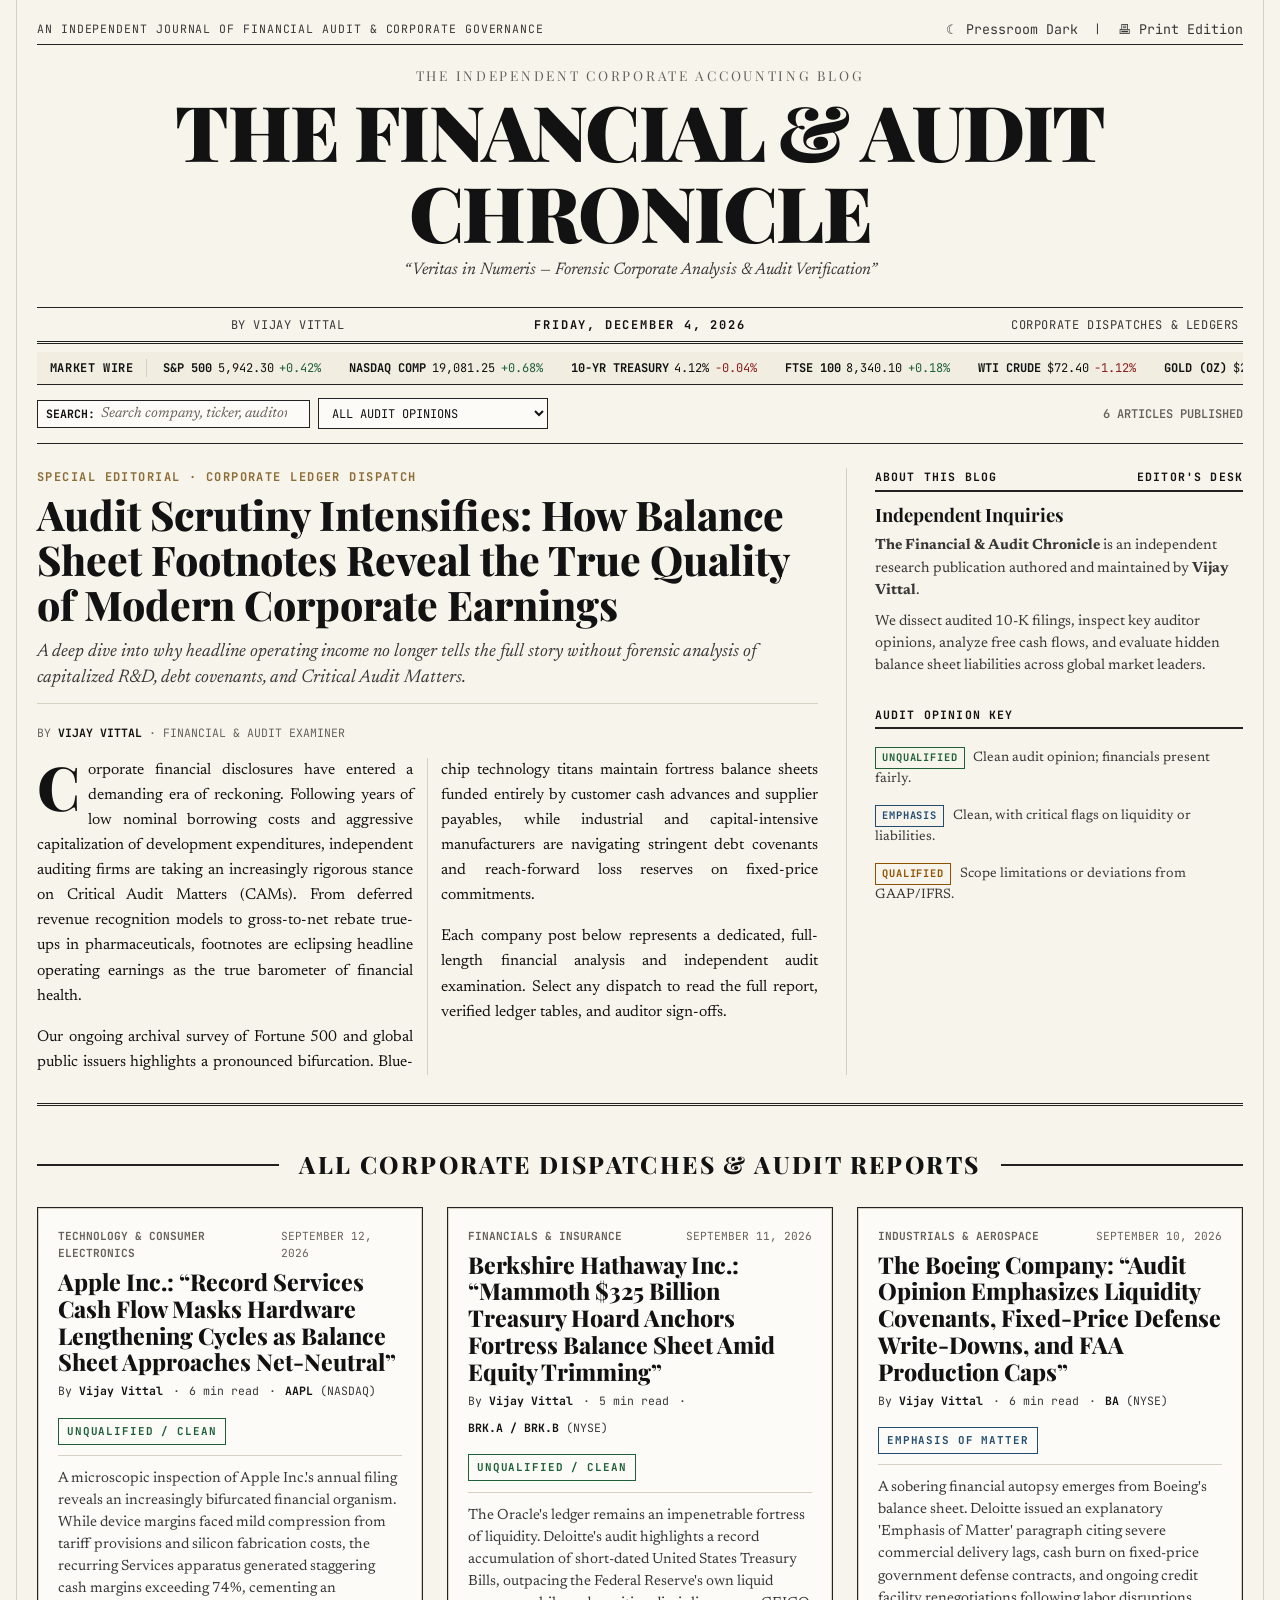
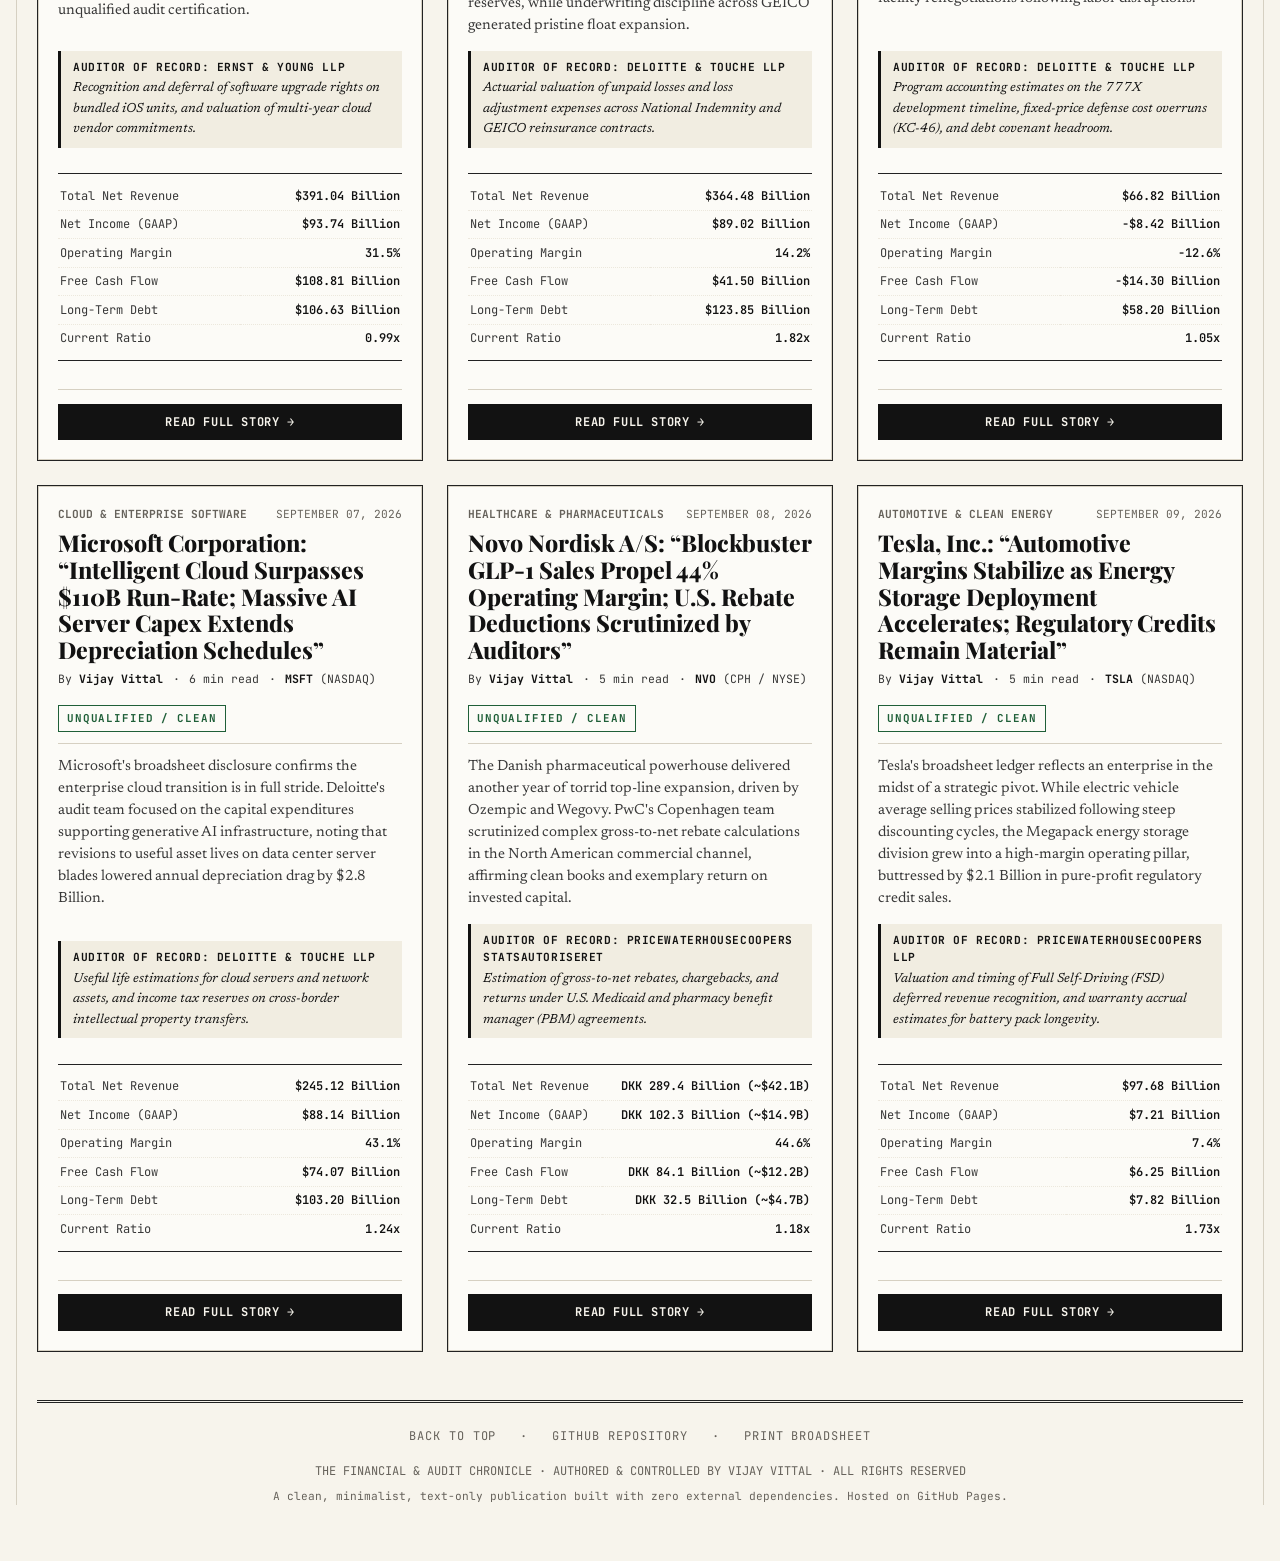
<file: index.html>
<!DOCTYPE html>
<html lang="en">
<head>
  <meta charset="UTF-8">
  <meta name="viewport" content="width=device-width, initial-scale=1.0">
  <title>The Financial & Audit Chronicle — Corporate Financial Analysis & Audit Reviews</title>
  <meta name="description" content="An independent broadsheet blog by Vijay Vittal dedicated to corporate financial statements analysis, balance sheet audits, and 10-K disclosures.">
  <meta name="keywords" content="financial blog, corporate audit, balance sheet analysis, 10-K, accounting investigation, broadsheet newspaper">
  <link rel="stylesheet" href="css/newspaper.css">
  <style>
    .blog-card-link {
      color: inherit;
      text-decoration: none;
      display: block;
    }
    .blog-card-link:hover .entity-name {
      text-decoration: underline;
    }
    .author-byline-bar {
      display: flex;
      flex-wrap: wrap;
      align-items: center;
      gap: 0.6rem;
      font-family: var(--font-mono);
      font-size: 0.72rem;
      color: var(--ink-secondary);
      margin: 0.35rem 0 0.6rem 0;
    }
    .author-byline-bar strong {
      color: var(--ink-primary);
    }
  </style>
</head>
<body>

  <div class="broadsheet-wrapper">

    <!-- Top Masthead Header -->
    <header class="masthead">
      <div class="masthead-topbar">
        <div>AN INDEPENDENT JOURNAL OF FINANCIAL AUDIT &amp; CORPORATE GOVERNANCE</div>
        <div style="display: flex; gap: 1rem; align-items: center;">
          <button id="theme-toggle" type="button">☾ Pressroom Dark</button>
          <span>|</span>
          <button id="btn-print" type="button">🖶 Print Edition</button>
        </div>
      </div>

      <div class="masthead-title-container">
        <div class="masthead-edition">The Independent Corporate Accounting Blog</div>
        <h1 class="masthead-title">The Financial &amp; Audit Chronicle</h1>
        <div class="masthead-motto">“Veritas in Numeris — Forensic Corporate Analysis &amp; Audit Verification”</div>
      </div>

      <div class="masthead-subbar">
        <div class="col-left">BY VIJAY VITTAL</div>
        <div class="col-center" id="newspaper-date">FRIDAY, SEPTEMBER 12, 2026</div>
        <div class="col-right">CORPORATE DISPATCHES &amp; LEDGERS</div>
      </div>
    </header>

    <!-- Market Wire Ticker -->
    <div class="ticker-bar" aria-label="Market Wire">
      <div class="ticker-label">MARKET WIRE</div>
      <div class="ticker-scroll">
        <span class="ticker-item"><strong>S&amp;P 500</strong> 5,942.30 <span class="val-pos">+0.42%</span></span>
        <span class="ticker-item"><strong>NASDAQ COMP</strong> 19,081.25 <span class="val-pos">+0.68%</span></span>
        <span class="ticker-item"><strong>10-YR TREASURY</strong> 4.12% <span class="val-neg">-0.04%</span></span>
        <span class="ticker-item"><strong>FTSE 100</strong> 8,340.10 <span class="val-pos">+0.18%</span></span>
        <span class="ticker-item"><strong>WTI CRUDE</strong> $72.40 <span class="val-neg">-1.12%</span></span>
        <span class="ticker-item"><strong>GOLD (OZ)</strong> $2,735.80 <span class="val-pos">+0.55%</span></span>
        <span class="ticker-item"><strong>VIX VOLATILITY</strong> 14.20 <span class="val-neg">-3.20%</span></span>
        <span class="ticker-item"><strong>AUDIT RISK INDEX</strong> 102.4 <span class="val-pos">+0.10%</span></span>
        <!-- Loop duplicate -->
        <span class="ticker-item"><strong>S&amp;P 500</strong> 5,942.30 <span class="val-pos">+0.42%</span></span>
        <span class="ticker-item"><strong>NASDAQ COMP</strong> 19,081.25 <span class="val-pos">+0.68%</span></span>
        <span class="ticker-item"><strong>10-YR TREASURY</strong> 4.12% <span class="val-neg">-0.04%</span></span>
      </div>
    </div>

    <!-- Blog Search & Filter Toolbar -->
    <div class="editorial-toolbar">
      <div class="toolbar-group">
        <div class="search-box">
          <label for="search-input" style="font-family: var(--font-mono); font-size: 0.72rem; margin-right: 0.35rem; font-weight: 700;">SEARCH:</label>
          <input type="search" id="search-input" placeholder="Search company, ticker, auditor..." autocomplete="off">
        </div>

        <select id="opinion-filter" class="filter-select" aria-label="Filter by Audit Opinion">
          <option value="ALL">All Audit Opinions</option>
          <option value="Unqualified">Unqualified / Clean Opinion</option>
          <option value="Emphasis of Matter">Emphasis of Matter</option>
          <option value="Qualified">Qualified Opinion</option>
          <option value="Adverse">Adverse Opinion</option>
        </select>
      </div>

      <div class="toolbar-group">
        <span id="entity-count" style="font-family: var(--font-mono); font-size: 0.75rem; color: var(--ink-muted); text-transform: uppercase; font-weight: 600;">
          6 Articles Published
        </span>
      </div>
    </div>

    <!-- Editorial Lead Story -->
    <section class="front-page-lead">
      <div class="lead-article">
        <div class="kicker">SPECIAL EDITORIAL · CORPORATE LEDGER DISPATCH</div>
        <h2 class="lead-headline">
          <a href="dossiers/apple.html" style="color: inherit; text-decoration: none;">
            Audit Scrutiny Intensifies: How Balance Sheet Footnotes Reveal the True Quality of Modern Corporate Earnings
          </a>
        </h2>
        <div class="lead-deck">A deep dive into why headline operating income no longer tells the full story without forensic analysis of capitalized R&amp;D, debt covenants, and Critical Audit Matters.</div>
        <div class="byline">BY <strong>VIJAY VITTAL</strong> · FINANCIAL &amp; AUDIT EXAMINER</div>
        
        <div class="lead-columns">
          <p class="lead-para">Corporate financial disclosures have entered a demanding era of reckoning. Following years of low nominal borrowing costs and aggressive capitalization of development expenditures, independent auditing firms are taking an increasingly rigorous stance on Critical Audit Matters (CAMs). From deferred revenue recognition models to gross-to-net rebate true-ups in pharmaceuticals, footnotes are eclipsing headline operating earnings as the true barometer of financial health.</p>
          <p>Our ongoing archival survey of Fortune 500 and global public issuers highlights a pronounced bifurcation. Blue-chip technology titans maintain fortress balance sheets funded entirely by customer cash advances and supplier payables, while industrial and capital-intensive manufacturers are navigating stringent debt covenants and reach-forward loss reserves on fixed-price commitments.</p>
          <p>Each company post below represents a dedicated, full-length financial analysis and independent audit examination. Select any dispatch to read the full report, verified ledger tables, and auditor sign-offs.</p>
        </div>
      </div>

      <aside class="editorial-column">
        <div>
          <div class="section-tag">
            <span>ABOUT THIS BLOG</span>
            <span>EDITOR'S DESK</span>
          </div>
          <div class="opinion-digest">
            <h4 style="font-family: var(--font-headline); font-size: 1.15rem; margin-bottom: 0.4rem;">Independent Inquiries</h4>
            <p style="margin-bottom: 0.6rem; font-size: 0.92rem;">
              <strong>The Financial &amp; Audit Chronicle</strong> is an independent research publication authored and maintained by <strong>Vijay Vittal</strong>.
            </p>
            <p style="font-size: 0.92rem;">
              We dissect audited 10-K filings, inspect key auditor opinions, analyze free cash flows, and evaluate hidden balance sheet liabilities across global market leaders.
            </p>
          </div>
        </div>

        <div>
          <div class="section-tag" style="margin-top: 0.5rem;">
            <span>AUDIT OPINION KEY</span>
          </div>
          <div style="font-size: 0.85rem; line-height: 1.5; color: var(--ink-secondary);">
            <div style="margin-bottom: 0.45rem;">
              <span class="audit-badge badge-unqualified" style="font-size: 0.65rem; padding: 0.15rem 0.4rem;">Unqualified</span>
              <span style="margin-left: 0.35rem;">Clean audit opinion; financials present fairly.</span>
            </div>
            <div style="margin-bottom: 0.45rem;">
              <span class="audit-badge badge-emphasis" style="font-size: 0.65rem; padding: 0.15rem 0.4rem;">Emphasis</span>
              <span style="margin-left: 0.35rem;">Clean, with critical flags on liquidity or liabilities.</span>
            </div>
            <div>
              <span class="audit-badge badge-qualified" style="font-size: 0.65rem; padding: 0.15rem 0.4rem;">Qualified</span>
              <span style="margin-left: 0.35rem;">Scope limitations or deviations from GAAP/IFRS.</span>
            </div>
          </div>
        </div>
      </aside>
    </section>

    <!-- SECTION TITLE -->
    <div class="section-masthead">
      <h2>All Corporate Dispatches &amp; Audit Reports</h2>
    </div>

    <!-- ARTICLES GRID -->
    <main id="entities-grid" class="entities-grid" aria-label="Corporate Blog Posts">
      <!-- Injected dynamically by app.js from data.js -->
    </main>

    <!-- Broadsheet Footer -->
    <footer class="broadsheet-footer">
      <div class="footer-nav">
        <a href="#top">Back to Top</a>
        <span>·</span>
        <a href="https://github.com/gitmaster-max/financial-gazette" target="_blank" rel="noopener">GitHub Repository</a>
        <span>·</span>
        <a href="javascript:void(0)" onclick="window.print()">Print Broadsheet</a>
      </div>
      <p>THE FINANCIAL &amp; AUDIT CHRONICLE · AUTHORED &amp; CONTROLLED BY VIJAY VITTAL · ALL RIGHTS RESERVED</p>
      <p style="font-size: 0.7rem; color: var(--ink-muted);">
        A clean, minimalist, text-only publication built with zero external dependencies. Hosted on GitHub Pages.
      </p>
    </footer>

  </div>

  <!-- SCRIPTS -->
  <script src="js/data.js"></script>
  <script src="js/app.js"></script>
</body>
</html>
</file>
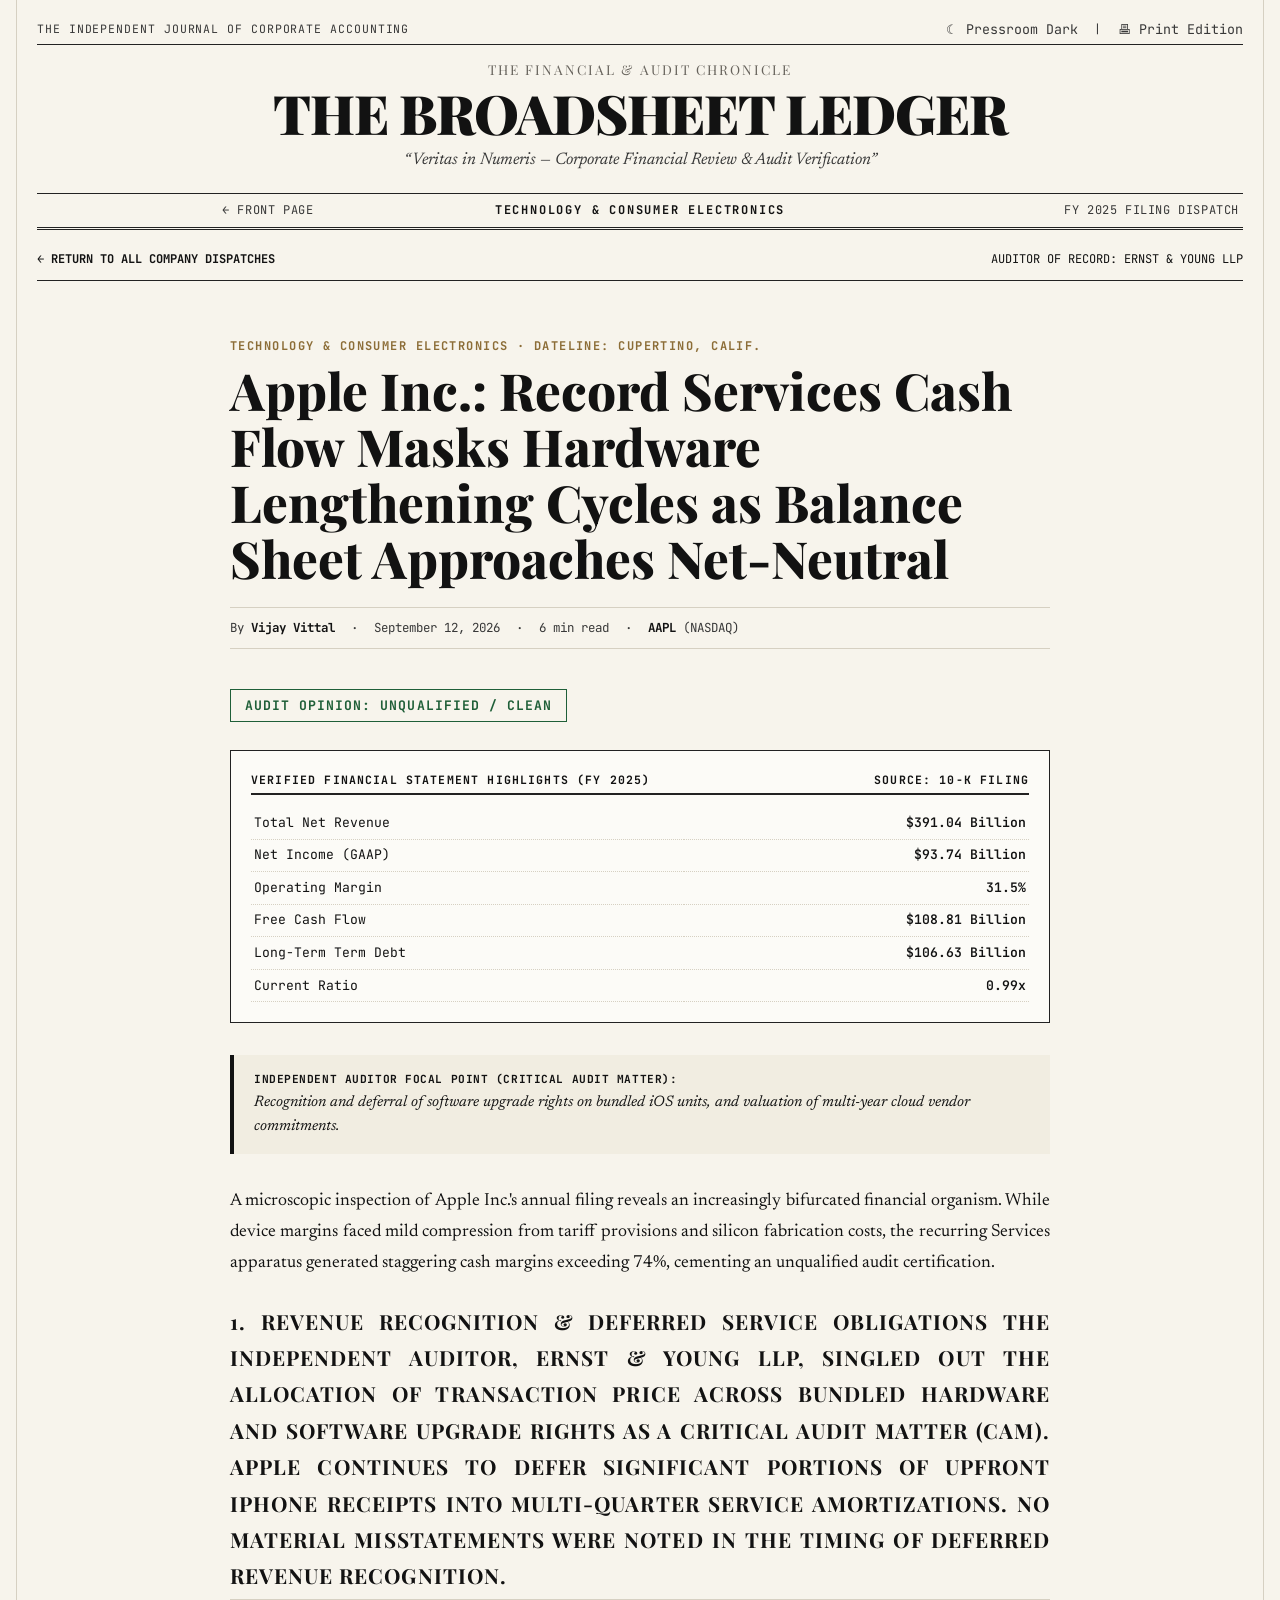
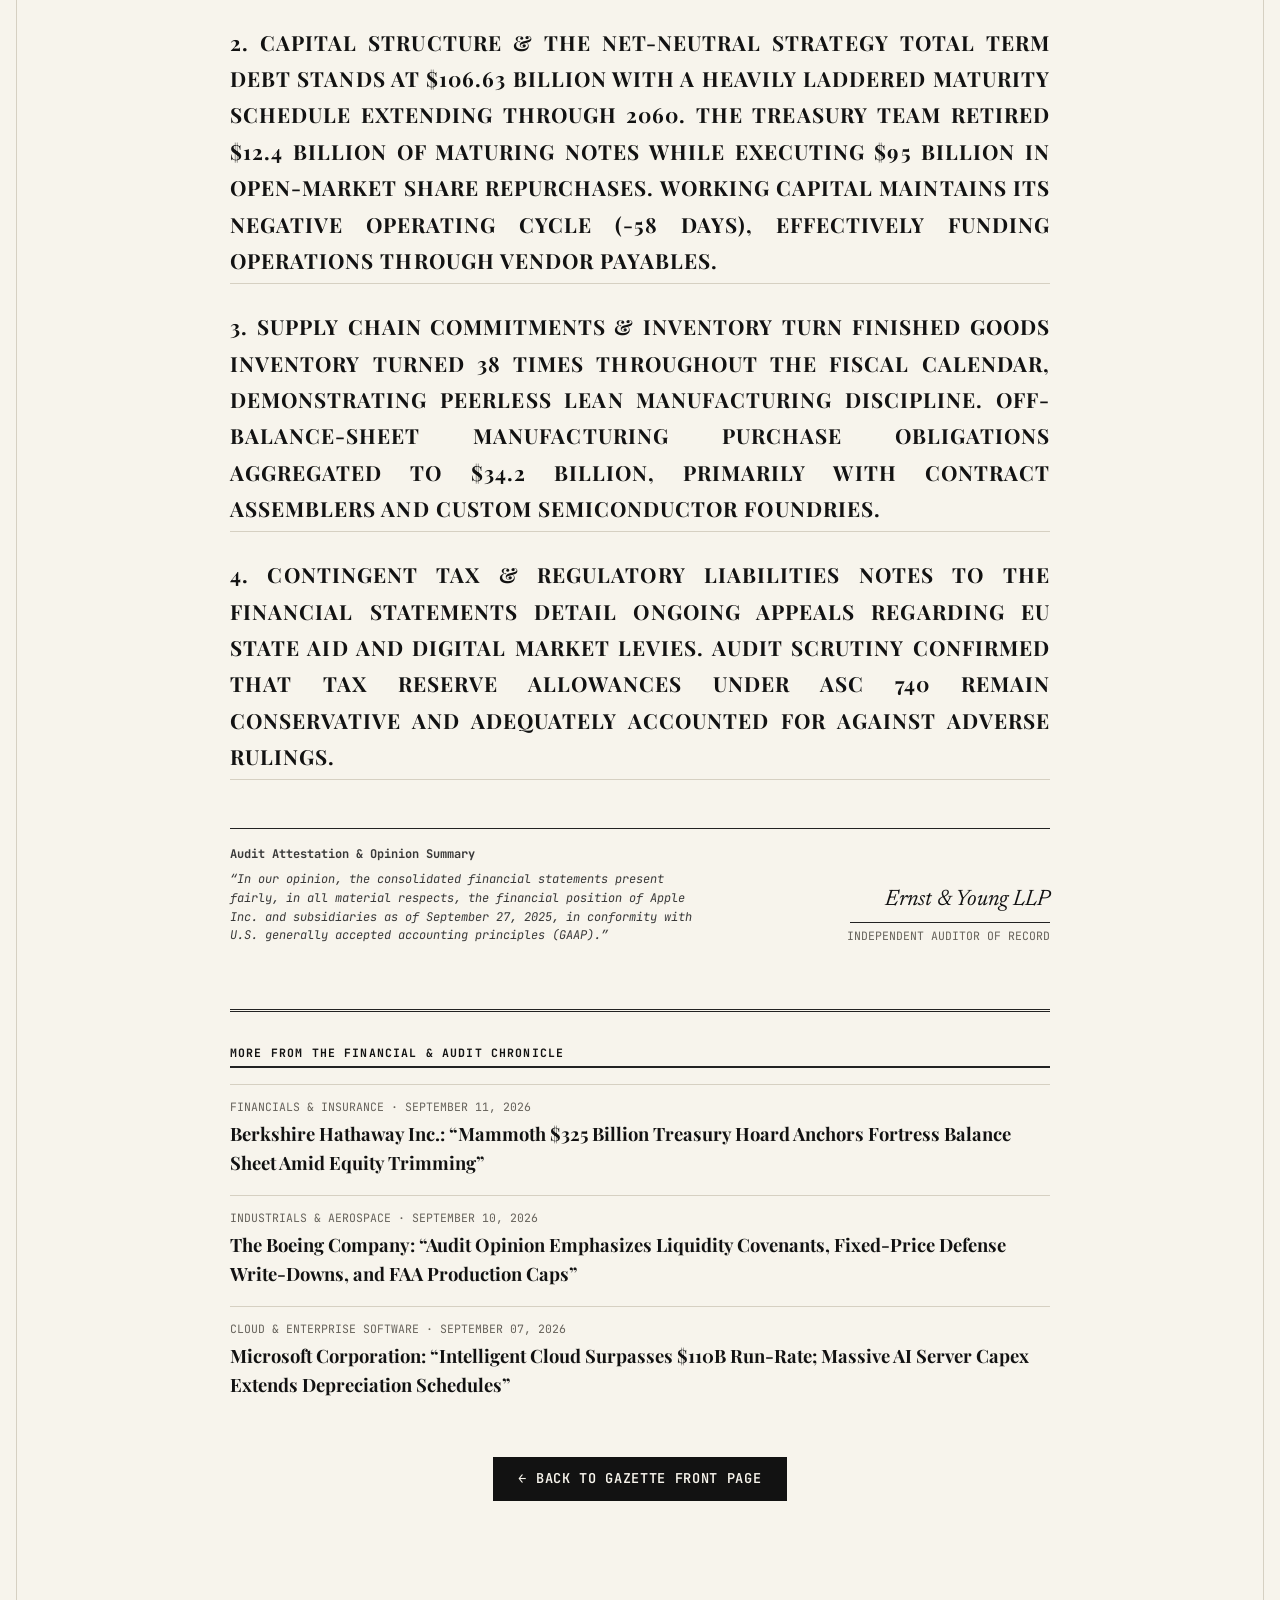
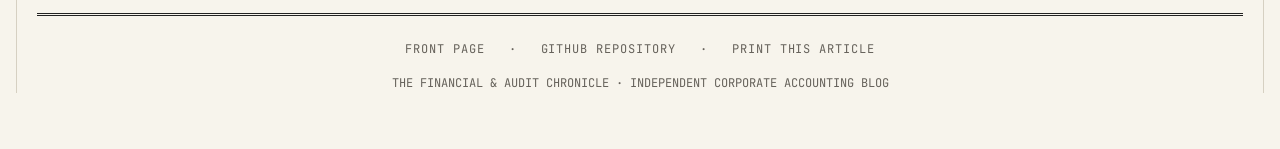
<file: dossiers/apple.html>
<!DOCTYPE html>
<html lang="en">
<head>
  <meta charset="UTF-8">
  <meta name="viewport" content="width=device-width, initial-scale=1.0">
  <title>Apple Inc. (AAPL) — Financial & Audit Analysis | The Financial & Audit Chronicle</title>
  <meta name="description" content="In-depth financial review and audit analysis of Apple Inc. (AAPL). Verified balance sheet metrics, key audit matters, and auditor opinion.">
  <link rel="stylesheet" href="../css/newspaper.css">
  <style>
    .article-container {
      max-width: 820px;
      margin: 0 auto;
      padding: 1.5rem 0 4rem 0;
    }
    .article-nav {
      display: flex;
      justify-content: space-between;
      align-items: center;
      padding: 0.75rem 0;
      border-bottom: var(--border-thin);
      font-family: var(--font-mono);
      font-size: 0.75rem;
      text-transform: uppercase;
      margin-bottom: 2rem;
    }
    .article-nav a {
      color: var(--ink-primary);
      text-decoration: none;
      font-weight: 700;
      display: inline-flex;
      align-items: center;
      gap: 0.35rem;
    }
    .article-nav a:hover {
      text-decoration: underline;
      color: var(--accent-gold);
    }
    .post-meta-bar {
      display: flex;
      flex-wrap: wrap;
      align-items: center;
      gap: 1rem;
      font-family: var(--font-mono);
      font-size: 0.78rem;
      color: var(--ink-secondary);
      border-top: 1px solid var(--rule-light);
      border-bottom: 1px solid var(--rule-light);
      padding: 0.65rem 0;
      margin: 1.25rem 0 2rem 0;
    }
    .post-meta-bar strong {
      color: var(--ink-primary);
    }
  </style>
</head>
<body>

  <div class="broadsheet-wrapper">

    <!-- Top Masthead Banner -->
    <header class="masthead">
      <div class="masthead-topbar">
        <div>THE INDEPENDENT JOURNAL OF CORPORATE ACCOUNTING</div>
        <div style="display: flex; gap: 1rem; align-items: center;">
          <button id="theme-toggle" type="button">☾ Pressroom Dark</button>
          <span>|</span>
          <button id="btn-print" type="button" onclick="window.print()">🖶 Print Edition</button>
        </div>
      </div>

      <div class="masthead-title-container" style="padding: 0.85rem 0 0.5rem 0;">
        <div style="font-family: var(--font-headline); font-size: 0.85rem; letter-spacing: 0.15em; text-transform: uppercase; color: var(--ink-muted);">
          The Financial &amp; Audit Chronicle
        </div>
        <h1 class="masthead-title" style="font-size: clamp(2rem, 4.5vw, 3.4rem); margin-top: 0.25rem;">
          <a href="../index.html" style="color: inherit; text-decoration: none;">The Broadsheet Ledger</a>
        </h1>
        <div class="masthead-motto">“Veritas in Numeris — Corporate Financial Review &amp; Audit Verification”</div>
      </div>

      <div class="masthead-subbar">
        <div class="col-left"><a href="../index.html" style="color: inherit; text-decoration: none;">&larr; Front Page</a></div>
        <div class="col-center">TECHNOLOGY &AMP; CONSUMER ELECTRONICS</div>
        <div class="col-right">FY 2025 FILING DISPATCH</div>
      </div>
    </header>

    <!-- Clean Breadcrumb Navigation -->
    <nav class="article-nav">
      <a href="../index.html">&larr; Return to All Company Dispatches</a>
      <span>AUDITOR OF RECORD: ERNST &AMP; YOUNG LLP</span>
    </nav>

    <!-- Main Article Body -->
    <main class="article-container">
      <article>
        <header>
          <div class="kicker">Technology &amp; Consumer Electronics · DATELINE: CUPERTINO, CALIF.</div>
          <h1 class="lead-headline" style="font-size: clamp(2.2rem, 4vw, 3.2rem); margin-bottom: 0.75rem;">
            Apple Inc.: Record Services Cash Flow Masks Hardware Lengthening Cycles as Balance Sheet Approaches Net-Neutral
          </h1>

          <div class="post-meta-bar">
            <span>By <strong>Vijay Vittal</strong></span>
            <span>·</span>
            <time>September 12, 2026</time>
            <span>·</span>
            <span>6 min read</span>
            <span>·</span>
            <span><strong>AAPL</strong> (NASDAQ)</span>
          </div>

          <div style="margin-bottom: 1.75rem;">
            <span class="audit-badge badge-unqualified" style="font-size: 0.82rem; padding: 0.35rem 0.85rem;">
              AUDIT OPINION: Unqualified / Clean
            </span>
          </div>
        </header>

        <!-- Executive Financial Highlights Ledger -->
        <div class="stats-card" style="margin-bottom: 2rem; background-color: var(--paper-card); padding: 1.25rem;">
          <div class="section-tag" style="border-bottom: 2px solid var(--rule-color); margin-bottom: 0.75rem;">
            <span>VERIFIED FINANCIAL STATEMENT HIGHLIGHTS (FY 2025)</span>
            <span>SOURCE: 10-K FILING</span>
          </div>
          <table style="font-size: 0.82rem;">
            <tbody>
              <tr>
                <td>Total Net Revenue</td>
                <td>$391.04 Billion</td>
              </tr>
              <tr>
                <td>Net Income (GAAP)</td>
                <td>$93.74 Billion</td>
              </tr>
              <tr>
                <td>Operating Margin</td>
                <td>31.5%</td>
              </tr>
              <tr>
                <td>Free Cash Flow</td>
                <td>$108.81 Billion</td>
              </tr>
              <tr>
                <td>Long-Term Term Debt</td>
                <td>$106.63 Billion</td>
              </tr>
              <tr>
                <td>Current Ratio</td>
                <td>0.99x</td>
              </tr>
            </tbody>
          </table>
        </div>

        <!-- Key Audit Matter Callout -->
        <div class="audit-focus-box" style="margin-bottom: 2rem; padding: 1rem 1.25rem; font-size: 0.95rem; border-left: 4px solid var(--ink-primary);">
          <strong>Independent Auditor Focal Point (Critical Audit Matter):</strong>
          Recognition and deferral of software upgrade rights on bundled iOS units, and valuation of multi-year cloud vendor commitments.
        </div>

        <!-- Article Text -->
        <div class="dossier-body-text" style="font-size: 1.1rem; line-height: 1.75;">
          <p class="lead-para">A microscopic inspection of Apple Inc.&#x27;s annual filing reveals an increasingly bifurcated financial organism. While device margins faced mild compression from tariff provisions and silicon fabrication costs, the recurring Services apparatus generated staggering cash margins exceeding 74%, cementing an unqualified audit certification.</p>
<h3 class="dossier-section-title">1. Revenue Recognition &amp; Deferred Service Obligations
The independent auditor, Ernst &amp; Young LLP, singled out the allocation of transaction price across bundled hardware and software upgrade rights as a Critical Audit Matter (CAM). Apple continues to defer significant portions of upfront iPhone receipts into multi-quarter service amortizations. No material misstatements were noted in the timing of deferred revenue recognition.</h3>
<h3 class="dossier-section-title">2. Capital Structure &amp; The Net-Neutral Strategy
Total term debt stands at $106.63 Billion with a heavily laddered maturity schedule extending through 2060. The treasury team retired $12.4 Billion of maturing notes while executing $95 Billion in open-market share repurchases. Working capital maintains its negative operating cycle (-58 days), effectively funding operations through vendor payables.</h3>
<h3 class="dossier-section-title">3. Supply Chain Commitments &amp; Inventory Turn
Finished goods inventory turned 38 times throughout the fiscal calendar, demonstrating peerless lean manufacturing discipline. Off-balance-sheet manufacturing purchase obligations aggregated to $34.2 Billion, primarily with contract assemblers and custom semiconductor foundries.</h3>
<h3 class="dossier-section-title">4. Contingent Tax &amp; Regulatory Liabilities
Notes to the financial statements detail ongoing appeals regarding EU State Aid and digital market levies. Audit scrutiny confirmed that tax reserve allowances under ASC 740 remain conservative and adequately accounted for against adverse rulings.</h3>
        </div>

        <!-- Auditor Signature Block -->
        <div class="auditor-signature-block" style="margin-top: 3rem;">
          <div>
            <div><strong>Audit Attestation &amp; Opinion Summary</strong></div>
            <p style="font-style: italic; max-width: 480px; margin-top: 0.4rem; color: var(--ink-secondary);">
              “In our opinion, the consolidated financial statements present fairly, in all material respects, the financial position of Apple Inc. and subsidiaries as of September 27, 2025, in conformity with U.S. generally accepted accounting principles (GAAP).”
            </p>
          </div>
          <div style="text-align: right;">
            <div class="signature-line">Ernst &amp; Young LLP</div>
            <div style="font-size: 0.72rem; color: var(--ink-muted); margin-top: 0.25rem;">INDEPENDENT AUDITOR OF RECORD</div>
          </div>
        </div>

        <!-- Next / More Articles in the Blog -->
        <section style="margin-top: 4rem; border-top: var(--border-double); padding-top: 2rem;">
          <div class="section-tag" style="margin-bottom: 1rem;">
            <span>MORE FROM THE FINANCIAL &amp; AUDIT CHRONICLE</span>
          </div>
          
          <div style="border-top: 1px solid var(--rule-light); padding: 0.85rem 0;">
            <div style="font-family: var(--font-mono); font-size: 0.72rem; color: var(--ink-muted); text-transform: uppercase;">
              Financials & Insurance · September 11, 2026
            </div>
            <h4 style="font-family: var(--font-headline); font-size: 1.15rem; margin: 0.25rem 0;">
              <a href="berkshire-hathaway.html" style="color: var(--ink-primary); text-decoration: none;">Berkshire Hathaway Inc.: “Mammoth $325 Billion Treasury Hoard Anchors Fortress Balance Sheet Amid Equity Trimming”</a>
            </h4>
          </div>
        

          <div style="border-top: 1px solid var(--rule-light); padding: 0.85rem 0;">
            <div style="font-family: var(--font-mono); font-size: 0.72rem; color: var(--ink-muted); text-transform: uppercase;">
              Industrials & Aerospace · September 10, 2026
            </div>
            <h4 style="font-family: var(--font-headline); font-size: 1.15rem; margin: 0.25rem 0;">
              <a href="boeing.html" style="color: var(--ink-primary); text-decoration: none;">The Boeing Company: “Audit Opinion Emphasizes Liquidity Covenants, Fixed-Price Defense Write-Downs, and FAA Production Caps”</a>
            </h4>
          </div>
        

          <div style="border-top: 1px solid var(--rule-light); padding: 0.85rem 0;">
            <div style="font-family: var(--font-mono); font-size: 0.72rem; color: var(--ink-muted); text-transform: uppercase;">
              Cloud & Enterprise Software · September 07, 2026
            </div>
            <h4 style="font-family: var(--font-headline); font-size: 1.15rem; margin: 0.25rem 0;">
              <a href="microsoft.html" style="color: var(--ink-primary); text-decoration: none;">Microsoft Corporation: “Intelligent Cloud Surpasses $110B Run-Rate; Massive AI Server Capex Extends Depreciation Schedules”</a>
            </h4>
          </div>
        
        </section>

        <!-- Back Button -->
        <div style="margin-top: 2.5rem; text-align: center;">
          <a href="../index.html" class="news-button" style="text-decoration: none; padding: 0.65rem 1.5rem; font-size: 0.85rem;">
            &larr; Back to Gazette Front Page
          </a>
        </div>
      </article>
    </main>

    <!-- Footer -->
    <footer class="broadsheet-footer">
      <div class="footer-nav">
        <a href="../index.html">Front Page</a>
        <span>·</span>
        <a href="https://github.com/gitmaster-max/financial-gazette" target="_blank" rel="noopener">GitHub Repository</a>
        <span>·</span>
        <a href="javascript:void(0)" onclick="window.print()">Print This Article</a>
      </div>
      <p>THE FINANCIAL &amp; AUDIT CHRONICLE · INDEPENDENT CORPORATE ACCOUNTING BLOG</p>
    </footer>

  </div>

  <script>
    const THEME_KEY = 'financial_gazette_theme';
    const themeToggleBtn = document.getElementById('theme-toggle');
    function applyTheme() {
      const savedTheme = localStorage.getItem(THEME_KEY) || 'light';
      document.documentElement.setAttribute('data-theme', savedTheme);
      if (themeToggleBtn) {
        themeToggleBtn.textContent = savedTheme === 'dark' ? '☀ Classic Newsprint' : '☾ Pressroom Dark';
      }
    }
    if (themeToggleBtn) {
      themeToggleBtn.addEventListener('click', () => {
        const current = document.documentElement.getAttribute('data-theme') || 'light';
        const next = current === 'dark' ? 'light' : 'dark';
        document.documentElement.setAttribute('data-theme', next);
        localStorage.setItem(THEME_KEY, next);
        themeToggleBtn.textContent = next === 'dark' ? '☀ Classic Newsprint' : '☾ Pressroom Dark';
      });
    }
    applyTheme();
  </script>
</body>
</html>
</file>
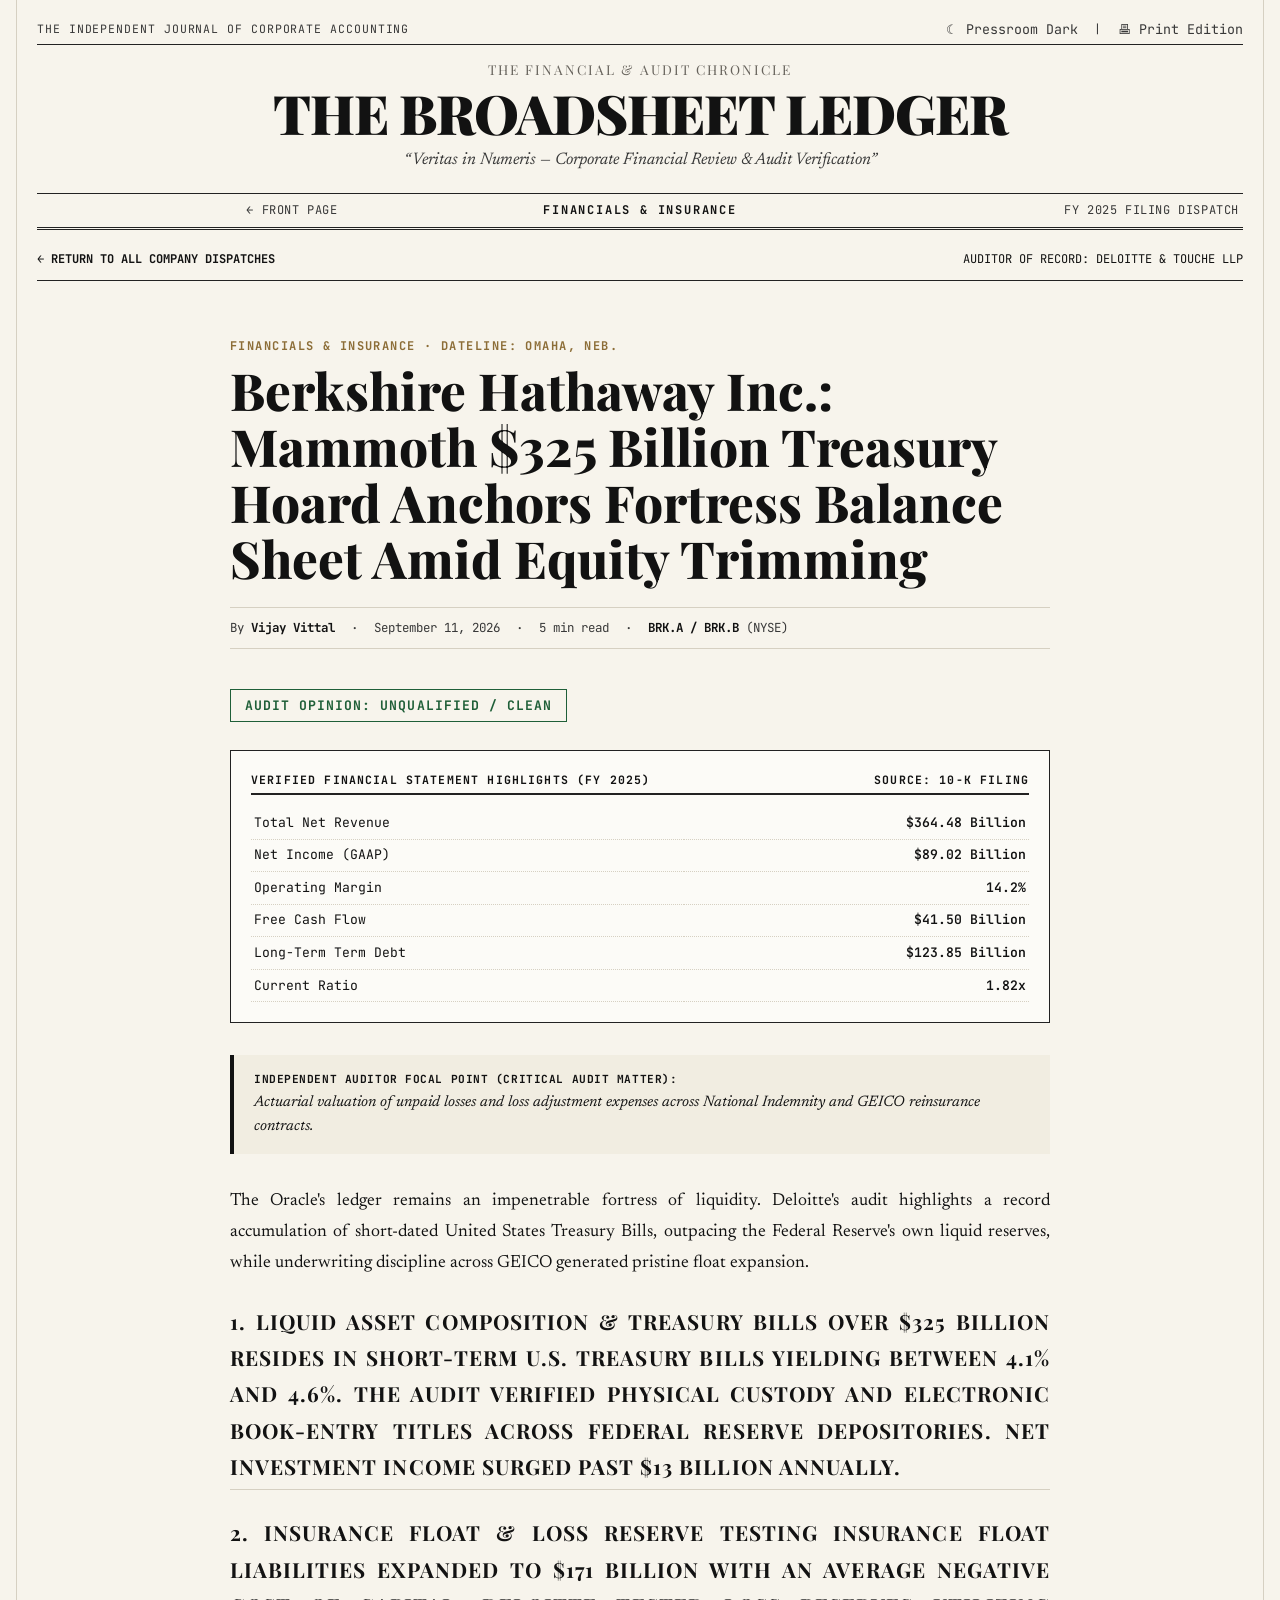
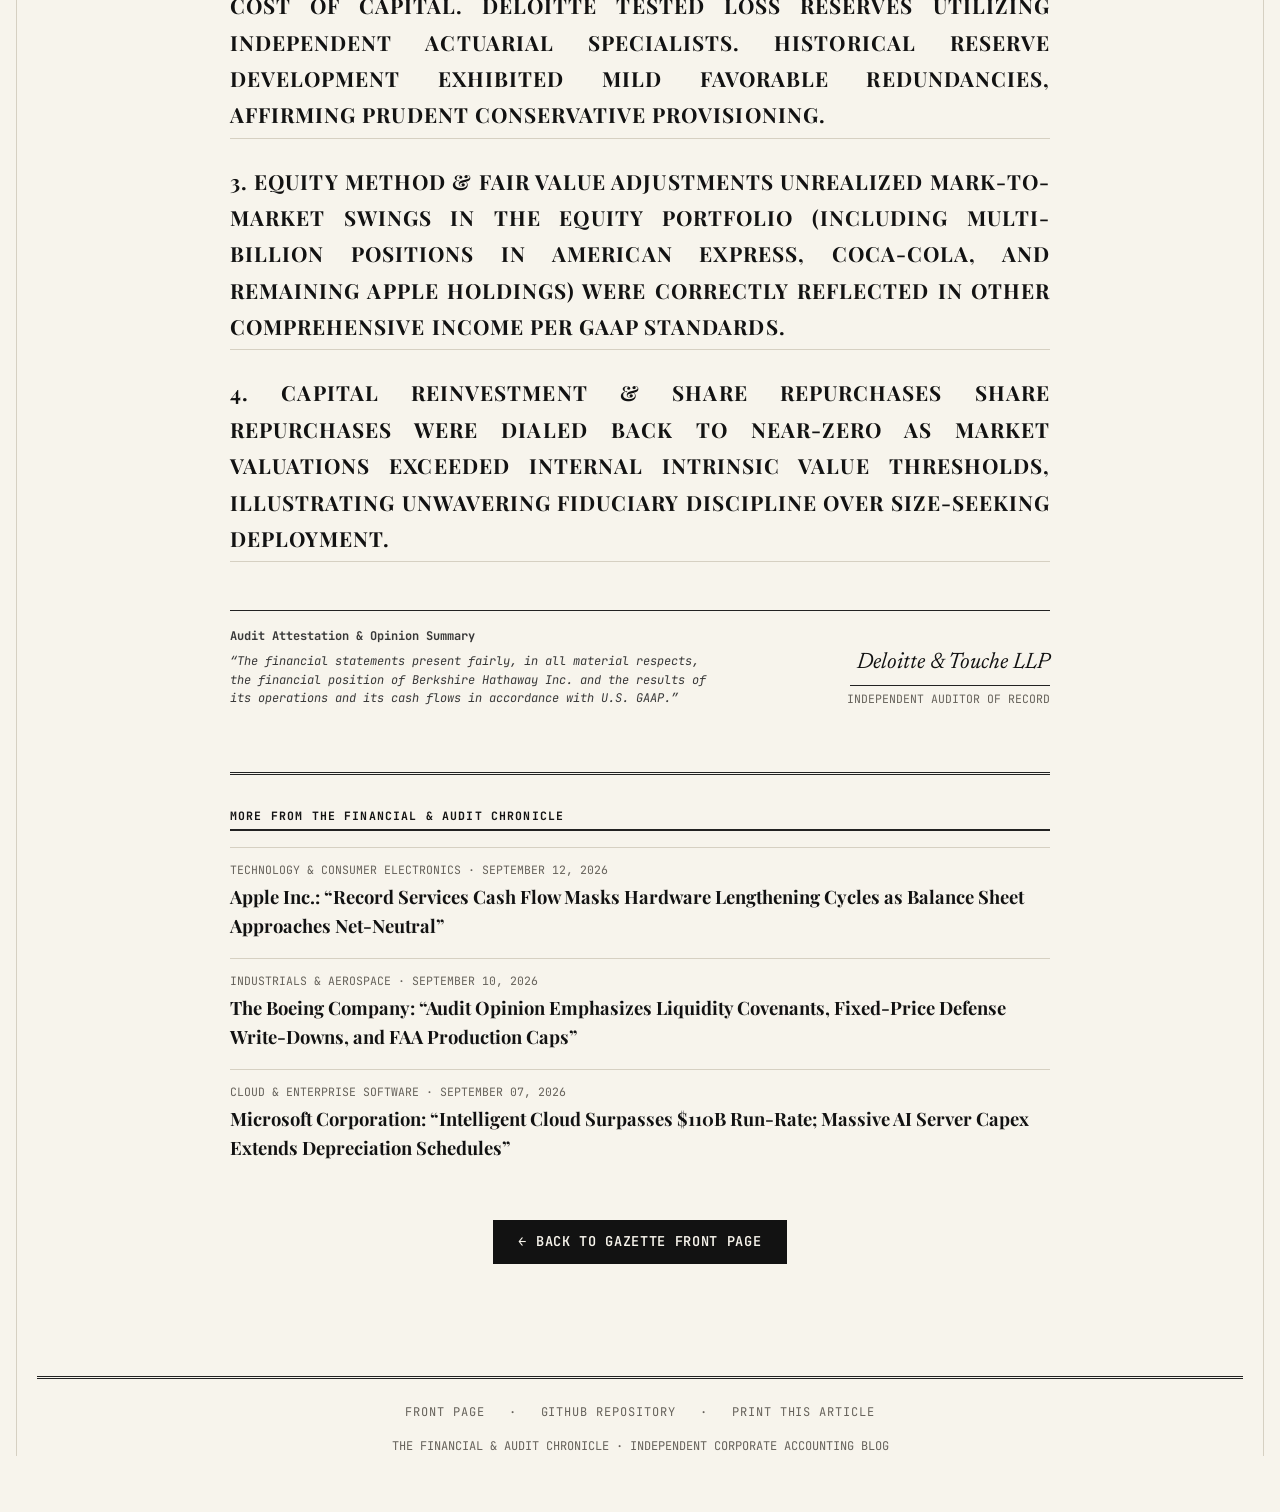
<file: dossiers/berkshire-hathaway.html>
<!DOCTYPE html>
<html lang="en">
<head>
  <meta charset="UTF-8">
  <meta name="viewport" content="width=device-width, initial-scale=1.0">
  <title>Berkshire Hathaway Inc. (BRK.A / BRK.B) — Financial & Audit Analysis | The Financial & Audit Chronicle</title>
  <meta name="description" content="In-depth financial review and audit analysis of Berkshire Hathaway Inc. (BRK.A / BRK.B). Verified balance sheet metrics, key audit matters, and auditor opinion.">
  <link rel="stylesheet" href="../css/newspaper.css">
  <style>
    .article-container {
      max-width: 820px;
      margin: 0 auto;
      padding: 1.5rem 0 4rem 0;
    }
    .article-nav {
      display: flex;
      justify-content: space-between;
      align-items: center;
      padding: 0.75rem 0;
      border-bottom: var(--border-thin);
      font-family: var(--font-mono);
      font-size: 0.75rem;
      text-transform: uppercase;
      margin-bottom: 2rem;
    }
    .article-nav a {
      color: var(--ink-primary);
      text-decoration: none;
      font-weight: 700;
      display: inline-flex;
      align-items: center;
      gap: 0.35rem;
    }
    .article-nav a:hover {
      text-decoration: underline;
      color: var(--accent-gold);
    }
    .post-meta-bar {
      display: flex;
      flex-wrap: wrap;
      align-items: center;
      gap: 1rem;
      font-family: var(--font-mono);
      font-size: 0.78rem;
      color: var(--ink-secondary);
      border-top: 1px solid var(--rule-light);
      border-bottom: 1px solid var(--rule-light);
      padding: 0.65rem 0;
      margin: 1.25rem 0 2rem 0;
    }
    .post-meta-bar strong {
      color: var(--ink-primary);
    }
  </style>
</head>
<body>

  <div class="broadsheet-wrapper">

    <!-- Top Masthead Banner -->
    <header class="masthead">
      <div class="masthead-topbar">
        <div>THE INDEPENDENT JOURNAL OF CORPORATE ACCOUNTING</div>
        <div style="display: flex; gap: 1rem; align-items: center;">
          <button id="theme-toggle" type="button">☾ Pressroom Dark</button>
          <span>|</span>
          <button id="btn-print" type="button" onclick="window.print()">🖶 Print Edition</button>
        </div>
      </div>

      <div class="masthead-title-container" style="padding: 0.85rem 0 0.5rem 0;">
        <div style="font-family: var(--font-headline); font-size: 0.85rem; letter-spacing: 0.15em; text-transform: uppercase; color: var(--ink-muted);">
          The Financial &amp; Audit Chronicle
        </div>
        <h1 class="masthead-title" style="font-size: clamp(2rem, 4.5vw, 3.4rem); margin-top: 0.25rem;">
          <a href="../index.html" style="color: inherit; text-decoration: none;">The Broadsheet Ledger</a>
        </h1>
        <div class="masthead-motto">“Veritas in Numeris — Corporate Financial Review &amp; Audit Verification”</div>
      </div>

      <div class="masthead-subbar">
        <div class="col-left"><a href="../index.html" style="color: inherit; text-decoration: none;">&larr; Front Page</a></div>
        <div class="col-center">FINANCIALS &AMP; INSURANCE</div>
        <div class="col-right">FY 2025 FILING DISPATCH</div>
      </div>
    </header>

    <!-- Clean Breadcrumb Navigation -->
    <nav class="article-nav">
      <a href="../index.html">&larr; Return to All Company Dispatches</a>
      <span>AUDITOR OF RECORD: DELOITTE &AMP; TOUCHE LLP</span>
    </nav>

    <!-- Main Article Body -->
    <main class="article-container">
      <article>
        <header>
          <div class="kicker">Financials &amp; Insurance · DATELINE: OMAHA, NEB.</div>
          <h1 class="lead-headline" style="font-size: clamp(2.2rem, 4vw, 3.2rem); margin-bottom: 0.75rem;">
            Berkshire Hathaway Inc.: Mammoth $325 Billion Treasury Hoard Anchors Fortress Balance Sheet Amid Equity Trimming
          </h1>

          <div class="post-meta-bar">
            <span>By <strong>Vijay Vittal</strong></span>
            <span>·</span>
            <time>September 11, 2026</time>
            <span>·</span>
            <span>5 min read</span>
            <span>·</span>
            <span><strong>BRK.A / BRK.B</strong> (NYSE)</span>
          </div>

          <div style="margin-bottom: 1.75rem;">
            <span class="audit-badge badge-unqualified" style="font-size: 0.82rem; padding: 0.35rem 0.85rem;">
              AUDIT OPINION: Unqualified / Clean
            </span>
          </div>
        </header>

        <!-- Executive Financial Highlights Ledger -->
        <div class="stats-card" style="margin-bottom: 2rem; background-color: var(--paper-card); padding: 1.25rem;">
          <div class="section-tag" style="border-bottom: 2px solid var(--rule-color); margin-bottom: 0.75rem;">
            <span>VERIFIED FINANCIAL STATEMENT HIGHLIGHTS (FY 2025)</span>
            <span>SOURCE: 10-K FILING</span>
          </div>
          <table style="font-size: 0.82rem;">
            <tbody>
              <tr>
                <td>Total Net Revenue</td>
                <td>$364.48 Billion</td>
              </tr>
              <tr>
                <td>Net Income (GAAP)</td>
                <td>$89.02 Billion</td>
              </tr>
              <tr>
                <td>Operating Margin</td>
                <td>14.2%</td>
              </tr>
              <tr>
                <td>Free Cash Flow</td>
                <td>$41.50 Billion</td>
              </tr>
              <tr>
                <td>Long-Term Term Debt</td>
                <td>$123.85 Billion</td>
              </tr>
              <tr>
                <td>Current Ratio</td>
                <td>1.82x</td>
              </tr>
            </tbody>
          </table>
        </div>

        <!-- Key Audit Matter Callout -->
        <div class="audit-focus-box" style="margin-bottom: 2rem; padding: 1rem 1.25rem; font-size: 0.95rem; border-left: 4px solid var(--ink-primary);">
          <strong>Independent Auditor Focal Point (Critical Audit Matter):</strong>
          Actuarial valuation of unpaid losses and loss adjustment expenses across National Indemnity and GEICO reinsurance contracts.
        </div>

        <!-- Article Text -->
        <div class="dossier-body-text" style="font-size: 1.1rem; line-height: 1.75;">
          <p class="lead-para">The Oracle&#x27;s ledger remains an impenetrable fortress of liquidity. Deloitte&#x27;s audit highlights a record accumulation of short-dated United States Treasury Bills, outpacing the Federal Reserve&#x27;s own liquid reserves, while underwriting discipline across GEICO generated pristine float expansion.</p>
<h3 class="dossier-section-title">1. Liquid Asset Composition &amp; Treasury Bills
Over $325 Billion resides in short-term U.S. Treasury Bills yielding between 4.1% and 4.6%. The audit verified physical custody and electronic book-entry titles across Federal Reserve depositories. Net investment income surged past $13 Billion annually.</h3>
<h3 class="dossier-section-title">2. Insurance Float &amp; Loss Reserve Testing
Insurance float liabilities expanded to $171 Billion with an average negative cost of capital. Deloitte tested loss reserves utilizing independent actuarial specialists. Historical reserve development exhibited mild favorable redundancies, affirming prudent conservative provisioning.</h3>
<h3 class="dossier-section-title">3. Equity Method &amp; Fair Value Adjustments
Unrealized mark-to-market swings in the equity portfolio (including multi-billion positions in American Express, Coca-Cola, and remaining Apple holdings) were correctly reflected in other comprehensive income per GAAP standards.</h3>
<h3 class="dossier-section-title">4. Capital Reinvestment &amp; Share Repurchases
Share repurchases were dialed back to near-zero as market valuations exceeded internal intrinsic value thresholds, illustrating unwavering fiduciary discipline over size-seeking deployment.</h3>
        </div>

        <!-- Auditor Signature Block -->
        <div class="auditor-signature-block" style="margin-top: 3rem;">
          <div>
            <div><strong>Audit Attestation &amp; Opinion Summary</strong></div>
            <p style="font-style: italic; max-width: 480px; margin-top: 0.4rem; color: var(--ink-secondary);">
              “The financial statements present fairly, in all material respects, the financial position of Berkshire Hathaway Inc. and the results of its operations and its cash flows in accordance with U.S. GAAP.”
            </p>
          </div>
          <div style="text-align: right;">
            <div class="signature-line">Deloitte &amp; Touche LLP</div>
            <div style="font-size: 0.72rem; color: var(--ink-muted); margin-top: 0.25rem;">INDEPENDENT AUDITOR OF RECORD</div>
          </div>
        </div>

        <!-- Next / More Articles in the Blog -->
        <section style="margin-top: 4rem; border-top: var(--border-double); padding-top: 2rem;">
          <div class="section-tag" style="margin-bottom: 1rem;">
            <span>MORE FROM THE FINANCIAL &amp; AUDIT CHRONICLE</span>
          </div>
          
          <div style="border-top: 1px solid var(--rule-light); padding: 0.85rem 0;">
            <div style="font-family: var(--font-mono); font-size: 0.72rem; color: var(--ink-muted); text-transform: uppercase;">
              Technology & Consumer Electronics · September 12, 2026
            </div>
            <h4 style="font-family: var(--font-headline); font-size: 1.15rem; margin: 0.25rem 0;">
              <a href="apple.html" style="color: var(--ink-primary); text-decoration: none;">Apple Inc.: “Record Services Cash Flow Masks Hardware Lengthening Cycles as Balance Sheet Approaches Net-Neutral”</a>
            </h4>
          </div>
        

          <div style="border-top: 1px solid var(--rule-light); padding: 0.85rem 0;">
            <div style="font-family: var(--font-mono); font-size: 0.72rem; color: var(--ink-muted); text-transform: uppercase;">
              Industrials & Aerospace · September 10, 2026
            </div>
            <h4 style="font-family: var(--font-headline); font-size: 1.15rem; margin: 0.25rem 0;">
              <a href="boeing.html" style="color: var(--ink-primary); text-decoration: none;">The Boeing Company: “Audit Opinion Emphasizes Liquidity Covenants, Fixed-Price Defense Write-Downs, and FAA Production Caps”</a>
            </h4>
          </div>
        

          <div style="border-top: 1px solid var(--rule-light); padding: 0.85rem 0;">
            <div style="font-family: var(--font-mono); font-size: 0.72rem; color: var(--ink-muted); text-transform: uppercase;">
              Cloud & Enterprise Software · September 07, 2026
            </div>
            <h4 style="font-family: var(--font-headline); font-size: 1.15rem; margin: 0.25rem 0;">
              <a href="microsoft.html" style="color: var(--ink-primary); text-decoration: none;">Microsoft Corporation: “Intelligent Cloud Surpasses $110B Run-Rate; Massive AI Server Capex Extends Depreciation Schedules”</a>
            </h4>
          </div>
        
        </section>

        <!-- Back Button -->
        <div style="margin-top: 2.5rem; text-align: center;">
          <a href="../index.html" class="news-button" style="text-decoration: none; padding: 0.65rem 1.5rem; font-size: 0.85rem;">
            &larr; Back to Gazette Front Page
          </a>
        </div>
      </article>
    </main>

    <!-- Footer -->
    <footer class="broadsheet-footer">
      <div class="footer-nav">
        <a href="../index.html">Front Page</a>
        <span>·</span>
        <a href="https://github.com/gitmaster-max/financial-gazette" target="_blank" rel="noopener">GitHub Repository</a>
        <span>·</span>
        <a href="javascript:void(0)" onclick="window.print()">Print This Article</a>
      </div>
      <p>THE FINANCIAL &amp; AUDIT CHRONICLE · INDEPENDENT CORPORATE ACCOUNTING BLOG</p>
    </footer>

  </div>

  <script>
    const THEME_KEY = 'financial_gazette_theme';
    const themeToggleBtn = document.getElementById('theme-toggle');
    function applyTheme() {
      const savedTheme = localStorage.getItem(THEME_KEY) || 'light';
      document.documentElement.setAttribute('data-theme', savedTheme);
      if (themeToggleBtn) {
        themeToggleBtn.textContent = savedTheme === 'dark' ? '☀ Classic Newsprint' : '☾ Pressroom Dark';
      }
    }
    if (themeToggleBtn) {
      themeToggleBtn.addEventListener('click', () => {
        const current = document.documentElement.getAttribute('data-theme') || 'light';
        const next = current === 'dark' ? 'light' : 'dark';
        document.documentElement.setAttribute('data-theme', next);
        localStorage.setItem(THEME_KEY, next);
        themeToggleBtn.textContent = next === 'dark' ? '☀ Classic Newsprint' : '☾ Pressroom Dark';
      });
    }
    applyTheme();
  </script>
</body>
</html>
</file>
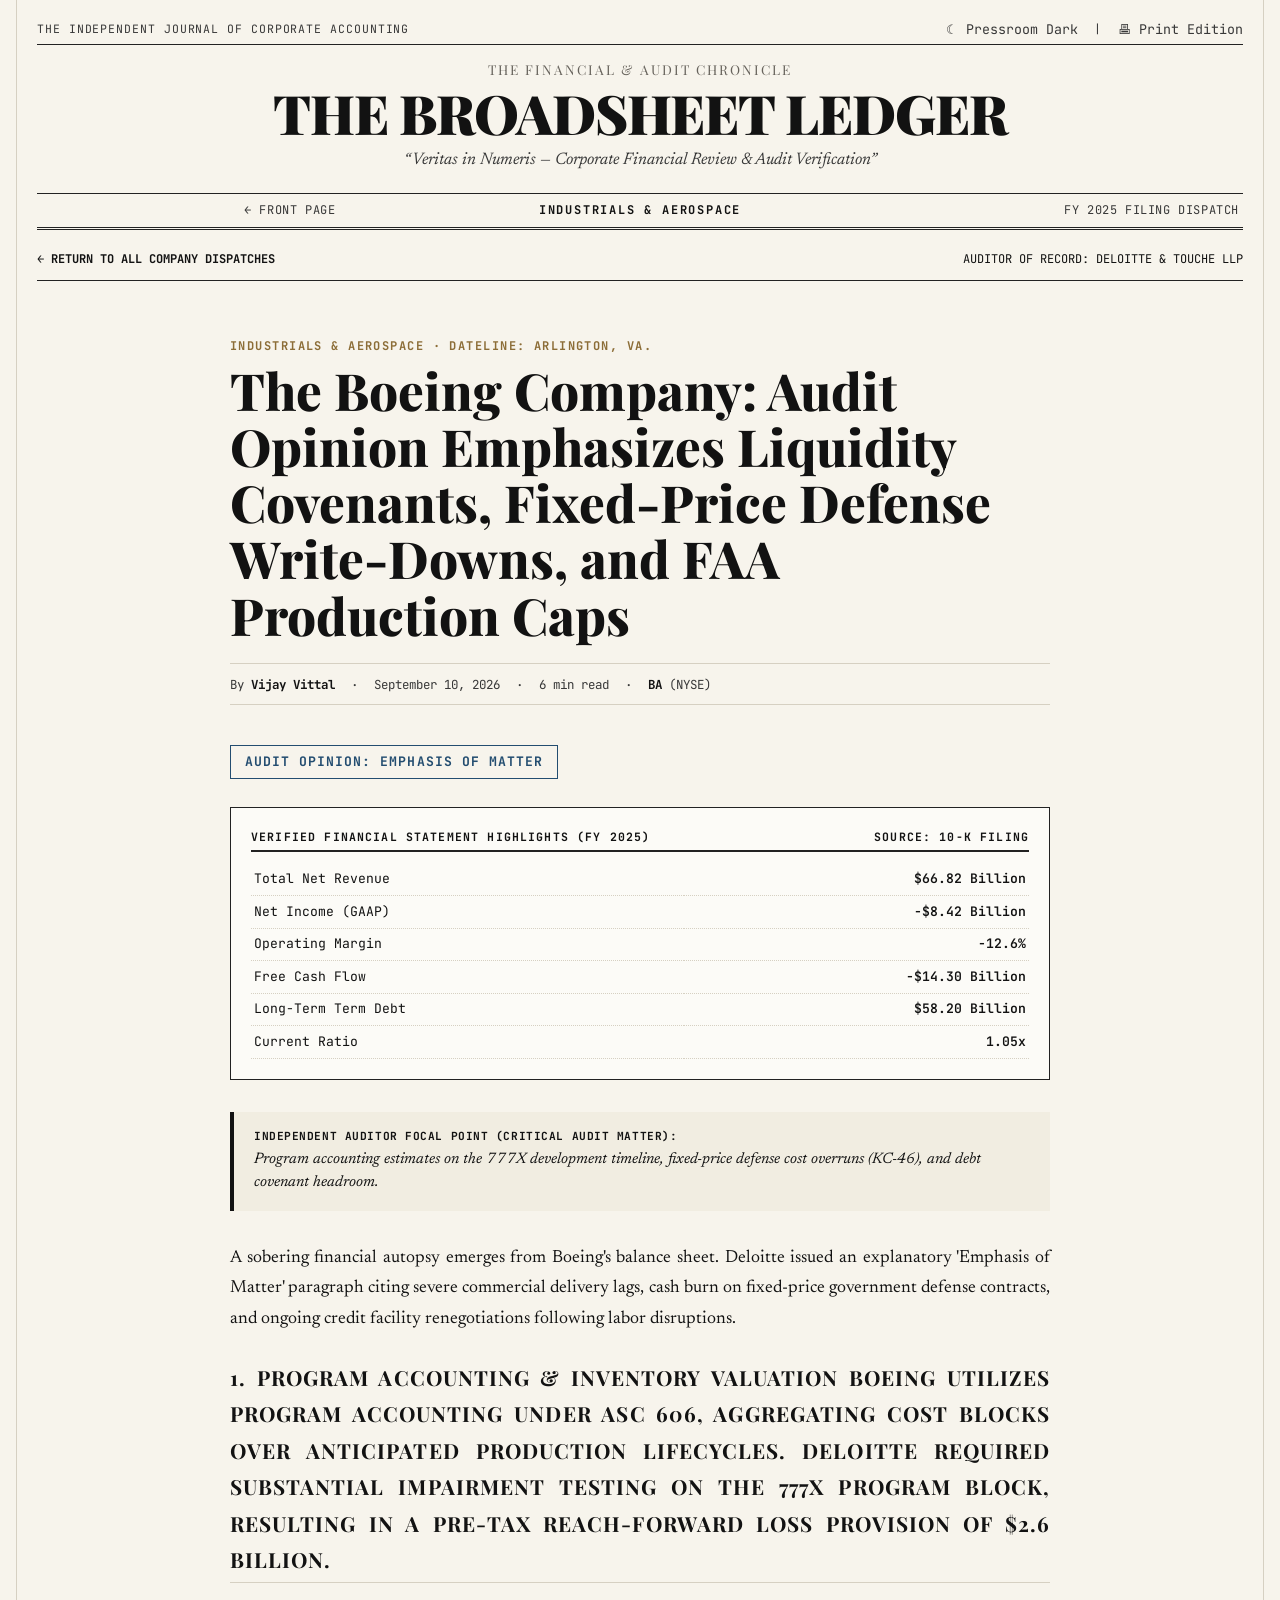
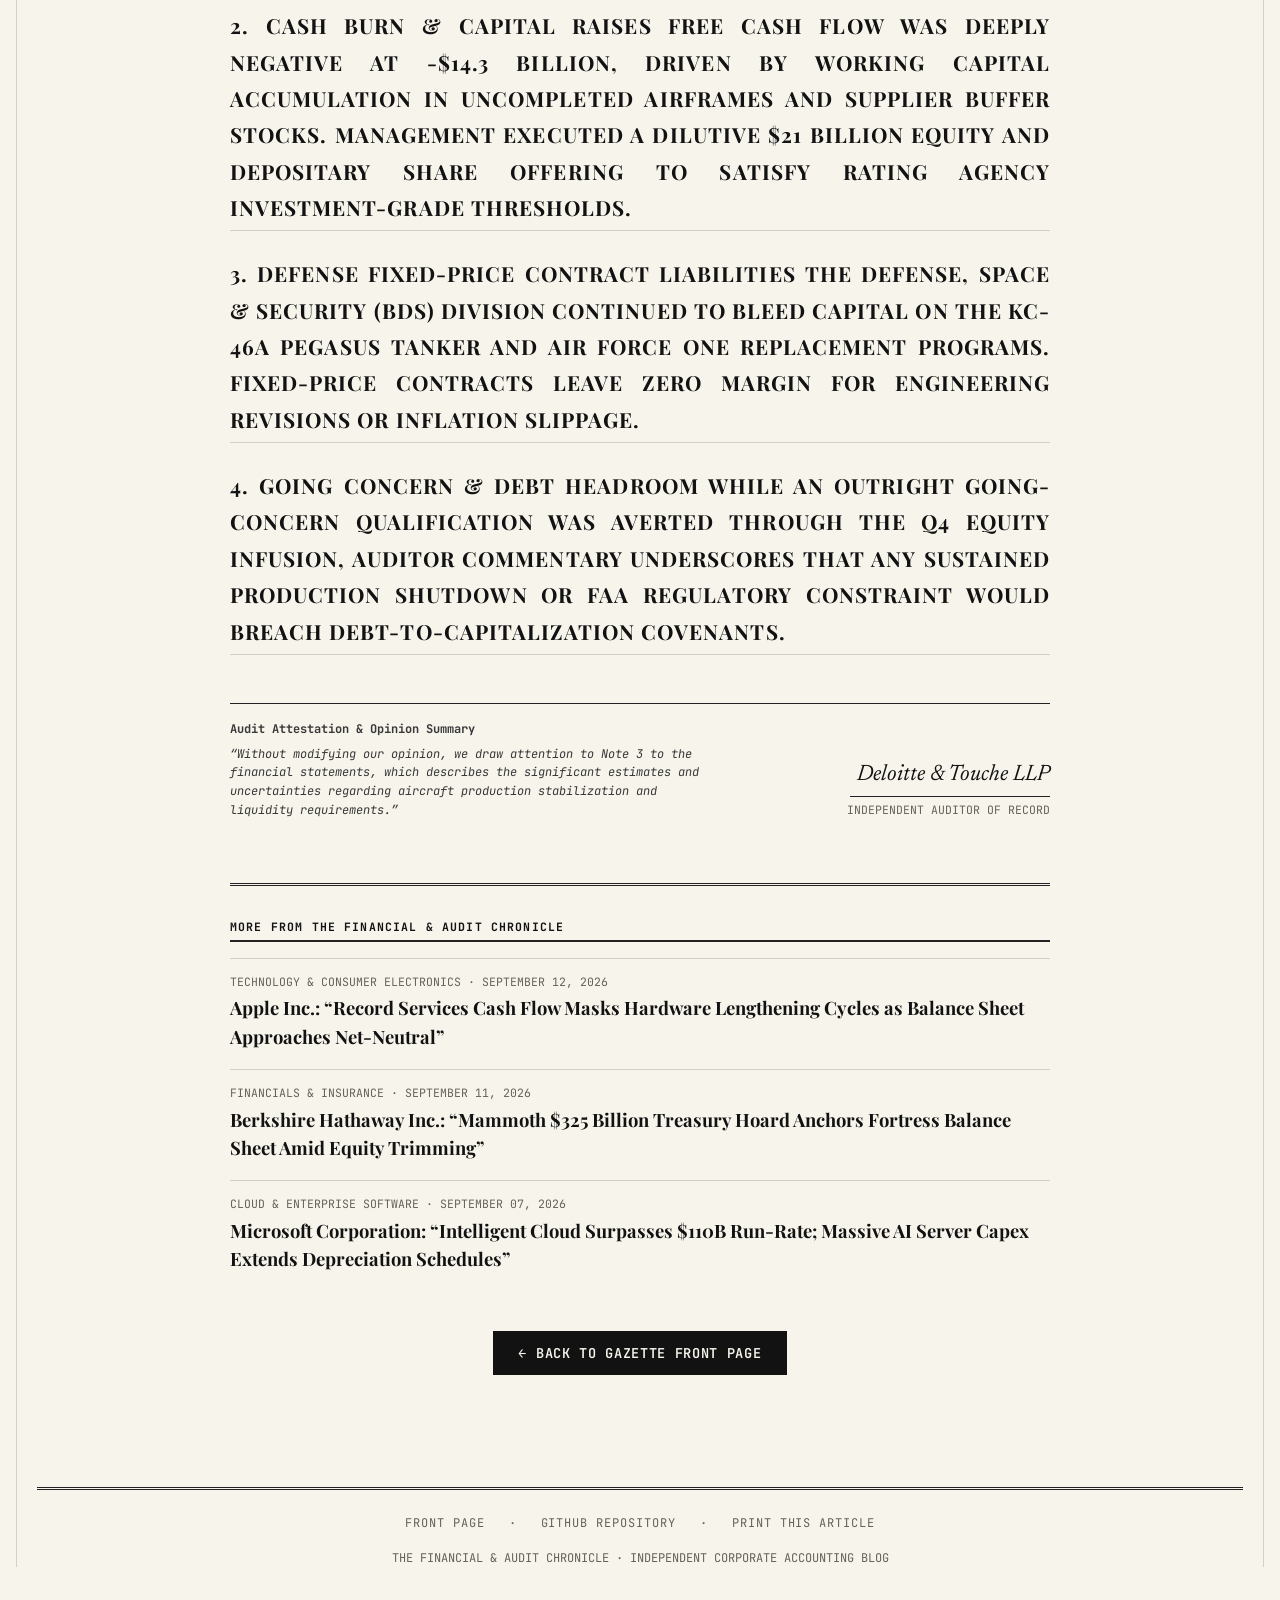
<file: dossiers/boeing.html>
<!DOCTYPE html>
<html lang="en">
<head>
  <meta charset="UTF-8">
  <meta name="viewport" content="width=device-width, initial-scale=1.0">
  <title>The Boeing Company (BA) — Financial & Audit Analysis | The Financial & Audit Chronicle</title>
  <meta name="description" content="In-depth financial review and audit analysis of The Boeing Company (BA). Verified balance sheet metrics, key audit matters, and auditor opinion.">
  <link rel="stylesheet" href="../css/newspaper.css">
  <style>
    .article-container {
      max-width: 820px;
      margin: 0 auto;
      padding: 1.5rem 0 4rem 0;
    }
    .article-nav {
      display: flex;
      justify-content: space-between;
      align-items: center;
      padding: 0.75rem 0;
      border-bottom: var(--border-thin);
      font-family: var(--font-mono);
      font-size: 0.75rem;
      text-transform: uppercase;
      margin-bottom: 2rem;
    }
    .article-nav a {
      color: var(--ink-primary);
      text-decoration: none;
      font-weight: 700;
      display: inline-flex;
      align-items: center;
      gap: 0.35rem;
    }
    .article-nav a:hover {
      text-decoration: underline;
      color: var(--accent-gold);
    }
    .post-meta-bar {
      display: flex;
      flex-wrap: wrap;
      align-items: center;
      gap: 1rem;
      font-family: var(--font-mono);
      font-size: 0.78rem;
      color: var(--ink-secondary);
      border-top: 1px solid var(--rule-light);
      border-bottom: 1px solid var(--rule-light);
      padding: 0.65rem 0;
      margin: 1.25rem 0 2rem 0;
    }
    .post-meta-bar strong {
      color: var(--ink-primary);
    }
  </style>
</head>
<body>

  <div class="broadsheet-wrapper">

    <!-- Top Masthead Banner -->
    <header class="masthead">
      <div class="masthead-topbar">
        <div>THE INDEPENDENT JOURNAL OF CORPORATE ACCOUNTING</div>
        <div style="display: flex; gap: 1rem; align-items: center;">
          <button id="theme-toggle" type="button">☾ Pressroom Dark</button>
          <span>|</span>
          <button id="btn-print" type="button" onclick="window.print()">🖶 Print Edition</button>
        </div>
      </div>

      <div class="masthead-title-container" style="padding: 0.85rem 0 0.5rem 0;">
        <div style="font-family: var(--font-headline); font-size: 0.85rem; letter-spacing: 0.15em; text-transform: uppercase; color: var(--ink-muted);">
          The Financial &amp; Audit Chronicle
        </div>
        <h1 class="masthead-title" style="font-size: clamp(2rem, 4.5vw, 3.4rem); margin-top: 0.25rem;">
          <a href="../index.html" style="color: inherit; text-decoration: none;">The Broadsheet Ledger</a>
        </h1>
        <div class="masthead-motto">“Veritas in Numeris — Corporate Financial Review &amp; Audit Verification”</div>
      </div>

      <div class="masthead-subbar">
        <div class="col-left"><a href="../index.html" style="color: inherit; text-decoration: none;">&larr; Front Page</a></div>
        <div class="col-center">INDUSTRIALS &AMP; AEROSPACE</div>
        <div class="col-right">FY 2025 FILING DISPATCH</div>
      </div>
    </header>

    <!-- Clean Breadcrumb Navigation -->
    <nav class="article-nav">
      <a href="../index.html">&larr; Return to All Company Dispatches</a>
      <span>AUDITOR OF RECORD: DELOITTE &AMP; TOUCHE LLP</span>
    </nav>

    <!-- Main Article Body -->
    <main class="article-container">
      <article>
        <header>
          <div class="kicker">Industrials &amp; Aerospace · DATELINE: ARLINGTON, VA.</div>
          <h1 class="lead-headline" style="font-size: clamp(2.2rem, 4vw, 3.2rem); margin-bottom: 0.75rem;">
            The Boeing Company: Audit Opinion Emphasizes Liquidity Covenants, Fixed-Price Defense Write-Downs, and FAA Production Caps
          </h1>

          <div class="post-meta-bar">
            <span>By <strong>Vijay Vittal</strong></span>
            <span>·</span>
            <time>September 10, 2026</time>
            <span>·</span>
            <span>6 min read</span>
            <span>·</span>
            <span><strong>BA</strong> (NYSE)</span>
          </div>

          <div style="margin-bottom: 1.75rem;">
            <span class="audit-badge badge-emphasis" style="font-size: 0.82rem; padding: 0.35rem 0.85rem;">
              AUDIT OPINION: Emphasis of Matter
            </span>
          </div>
        </header>

        <!-- Executive Financial Highlights Ledger -->
        <div class="stats-card" style="margin-bottom: 2rem; background-color: var(--paper-card); padding: 1.25rem;">
          <div class="section-tag" style="border-bottom: 2px solid var(--rule-color); margin-bottom: 0.75rem;">
            <span>VERIFIED FINANCIAL STATEMENT HIGHLIGHTS (FY 2025)</span>
            <span>SOURCE: 10-K FILING</span>
          </div>
          <table style="font-size: 0.82rem;">
            <tbody>
              <tr>
                <td>Total Net Revenue</td>
                <td>$66.82 Billion</td>
              </tr>
              <tr>
                <td>Net Income (GAAP)</td>
                <td>-$8.42 Billion</td>
              </tr>
              <tr>
                <td>Operating Margin</td>
                <td>-12.6%</td>
              </tr>
              <tr>
                <td>Free Cash Flow</td>
                <td>-$14.30 Billion</td>
              </tr>
              <tr>
                <td>Long-Term Term Debt</td>
                <td>$58.20 Billion</td>
              </tr>
              <tr>
                <td>Current Ratio</td>
                <td>1.05x</td>
              </tr>
            </tbody>
          </table>
        </div>

        <!-- Key Audit Matter Callout -->
        <div class="audit-focus-box" style="margin-bottom: 2rem; padding: 1rem 1.25rem; font-size: 0.95rem; border-left: 4px solid var(--ink-primary);">
          <strong>Independent Auditor Focal Point (Critical Audit Matter):</strong>
          Program accounting estimates on the 777X development timeline, fixed-price defense cost overruns (KC-46), and debt covenant headroom.
        </div>

        <!-- Article Text -->
        <div class="dossier-body-text" style="font-size: 1.1rem; line-height: 1.75;">
          <p class="lead-para">A sobering financial autopsy emerges from Boeing&#x27;s balance sheet. Deloitte issued an explanatory &#x27;Emphasis of Matter&#x27; paragraph citing severe commercial delivery lags, cash burn on fixed-price government defense contracts, and ongoing credit facility renegotiations following labor disruptions.</p>
<h3 class="dossier-section-title">1. Program Accounting &amp; Inventory Valuation
Boeing utilizes program accounting under ASC 606, aggregating cost blocks over anticipated production lifecycles. Deloitte required substantial impairment testing on the 777X program block, resulting in a pre-tax reach-forward loss provision of $2.6 Billion.</h3>
<h3 class="dossier-section-title">2. Cash Burn &amp; Capital Raises
Free cash flow was deeply negative at -$14.3 Billion, driven by working capital accumulation in uncompleted airframes and supplier buffer stocks. Management executed a dilutive $21 Billion equity and depositary share offering to satisfy rating agency investment-grade thresholds.</h3>
<h3 class="dossier-section-title">3. Defense Fixed-Price Contract Liabilities
The Defense, Space &amp; Security (BDS) division continued to bleed capital on the KC-46A Pegasus tanker and Air Force One replacement programs. Fixed-price contracts leave zero margin for engineering revisions or inflation slippage.</h3>
<h3 class="dossier-section-title">4. Going Concern &amp; Debt Headroom
While an outright going-concern qualification was averted through the Q4 equity infusion, auditor commentary underscores that any sustained production shutdown or FAA regulatory constraint would breach debt-to-capitalization covenants.</h3>
        </div>

        <!-- Auditor Signature Block -->
        <div class="auditor-signature-block" style="margin-top: 3rem;">
          <div>
            <div><strong>Audit Attestation &amp; Opinion Summary</strong></div>
            <p style="font-style: italic; max-width: 480px; margin-top: 0.4rem; color: var(--ink-secondary);">
              “Without modifying our opinion, we draw attention to Note 3 to the financial statements, which describes the significant estimates and uncertainties regarding aircraft production stabilization and liquidity requirements.”
            </p>
          </div>
          <div style="text-align: right;">
            <div class="signature-line">Deloitte &amp; Touche LLP</div>
            <div style="font-size: 0.72rem; color: var(--ink-muted); margin-top: 0.25rem;">INDEPENDENT AUDITOR OF RECORD</div>
          </div>
        </div>

        <!-- Next / More Articles in the Blog -->
        <section style="margin-top: 4rem; border-top: var(--border-double); padding-top: 2rem;">
          <div class="section-tag" style="margin-bottom: 1rem;">
            <span>MORE FROM THE FINANCIAL &amp; AUDIT CHRONICLE</span>
          </div>
          
          <div style="border-top: 1px solid var(--rule-light); padding: 0.85rem 0;">
            <div style="font-family: var(--font-mono); font-size: 0.72rem; color: var(--ink-muted); text-transform: uppercase;">
              Technology & Consumer Electronics · September 12, 2026
            </div>
            <h4 style="font-family: var(--font-headline); font-size: 1.15rem; margin: 0.25rem 0;">
              <a href="apple.html" style="color: var(--ink-primary); text-decoration: none;">Apple Inc.: “Record Services Cash Flow Masks Hardware Lengthening Cycles as Balance Sheet Approaches Net-Neutral”</a>
            </h4>
          </div>
        

          <div style="border-top: 1px solid var(--rule-light); padding: 0.85rem 0;">
            <div style="font-family: var(--font-mono); font-size: 0.72rem; color: var(--ink-muted); text-transform: uppercase;">
              Financials & Insurance · September 11, 2026
            </div>
            <h4 style="font-family: var(--font-headline); font-size: 1.15rem; margin: 0.25rem 0;">
              <a href="berkshire-hathaway.html" style="color: var(--ink-primary); text-decoration: none;">Berkshire Hathaway Inc.: “Mammoth $325 Billion Treasury Hoard Anchors Fortress Balance Sheet Amid Equity Trimming”</a>
            </h4>
          </div>
        

          <div style="border-top: 1px solid var(--rule-light); padding: 0.85rem 0;">
            <div style="font-family: var(--font-mono); font-size: 0.72rem; color: var(--ink-muted); text-transform: uppercase;">
              Cloud & Enterprise Software · September 07, 2026
            </div>
            <h4 style="font-family: var(--font-headline); font-size: 1.15rem; margin: 0.25rem 0;">
              <a href="microsoft.html" style="color: var(--ink-primary); text-decoration: none;">Microsoft Corporation: “Intelligent Cloud Surpasses $110B Run-Rate; Massive AI Server Capex Extends Depreciation Schedules”</a>
            </h4>
          </div>
        
        </section>

        <!-- Back Button -->
        <div style="margin-top: 2.5rem; text-align: center;">
          <a href="../index.html" class="news-button" style="text-decoration: none; padding: 0.65rem 1.5rem; font-size: 0.85rem;">
            &larr; Back to Gazette Front Page
          </a>
        </div>
      </article>
    </main>

    <!-- Footer -->
    <footer class="broadsheet-footer">
      <div class="footer-nav">
        <a href="../index.html">Front Page</a>
        <span>·</span>
        <a href="https://github.com/gitmaster-max/financial-gazette" target="_blank" rel="noopener">GitHub Repository</a>
        <span>·</span>
        <a href="javascript:void(0)" onclick="window.print()">Print This Article</a>
      </div>
      <p>THE FINANCIAL &amp; AUDIT CHRONICLE · INDEPENDENT CORPORATE ACCOUNTING BLOG</p>
    </footer>

  </div>

  <script>
    const THEME_KEY = 'financial_gazette_theme';
    const themeToggleBtn = document.getElementById('theme-toggle');
    function applyTheme() {
      const savedTheme = localStorage.getItem(THEME_KEY) || 'light';
      document.documentElement.setAttribute('data-theme', savedTheme);
      if (themeToggleBtn) {
        themeToggleBtn.textContent = savedTheme === 'dark' ? '☀ Classic Newsprint' : '☾ Pressroom Dark';
      }
    }
    if (themeToggleBtn) {
      themeToggleBtn.addEventListener('click', () => {
        const current = document.documentElement.getAttribute('data-theme') || 'light';
        const next = current === 'dark' ? 'light' : 'dark';
        document.documentElement.setAttribute('data-theme', next);
        localStorage.setItem(THEME_KEY, next);
        themeToggleBtn.textContent = next === 'dark' ? '☀ Classic Newsprint' : '☾ Pressroom Dark';
      });
    }
    applyTheme();
  </script>
</body>
</html>
</file>
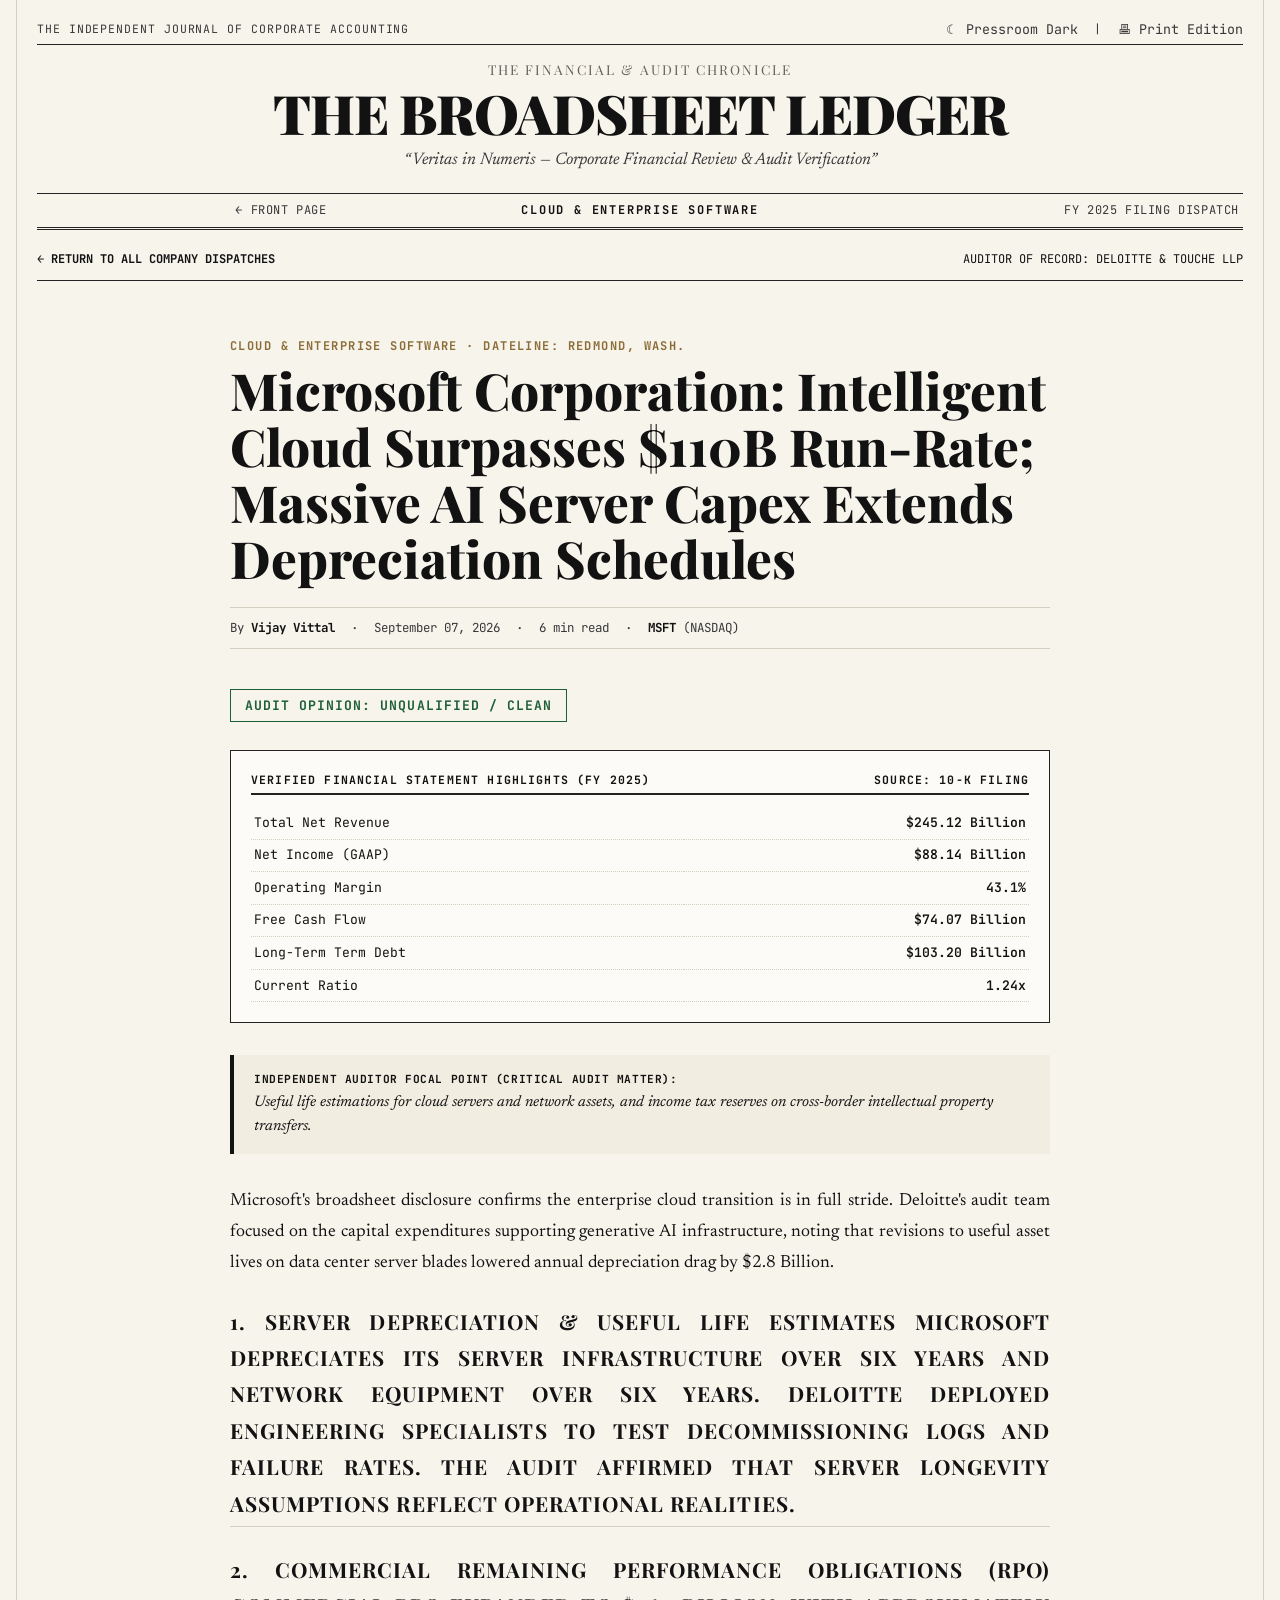
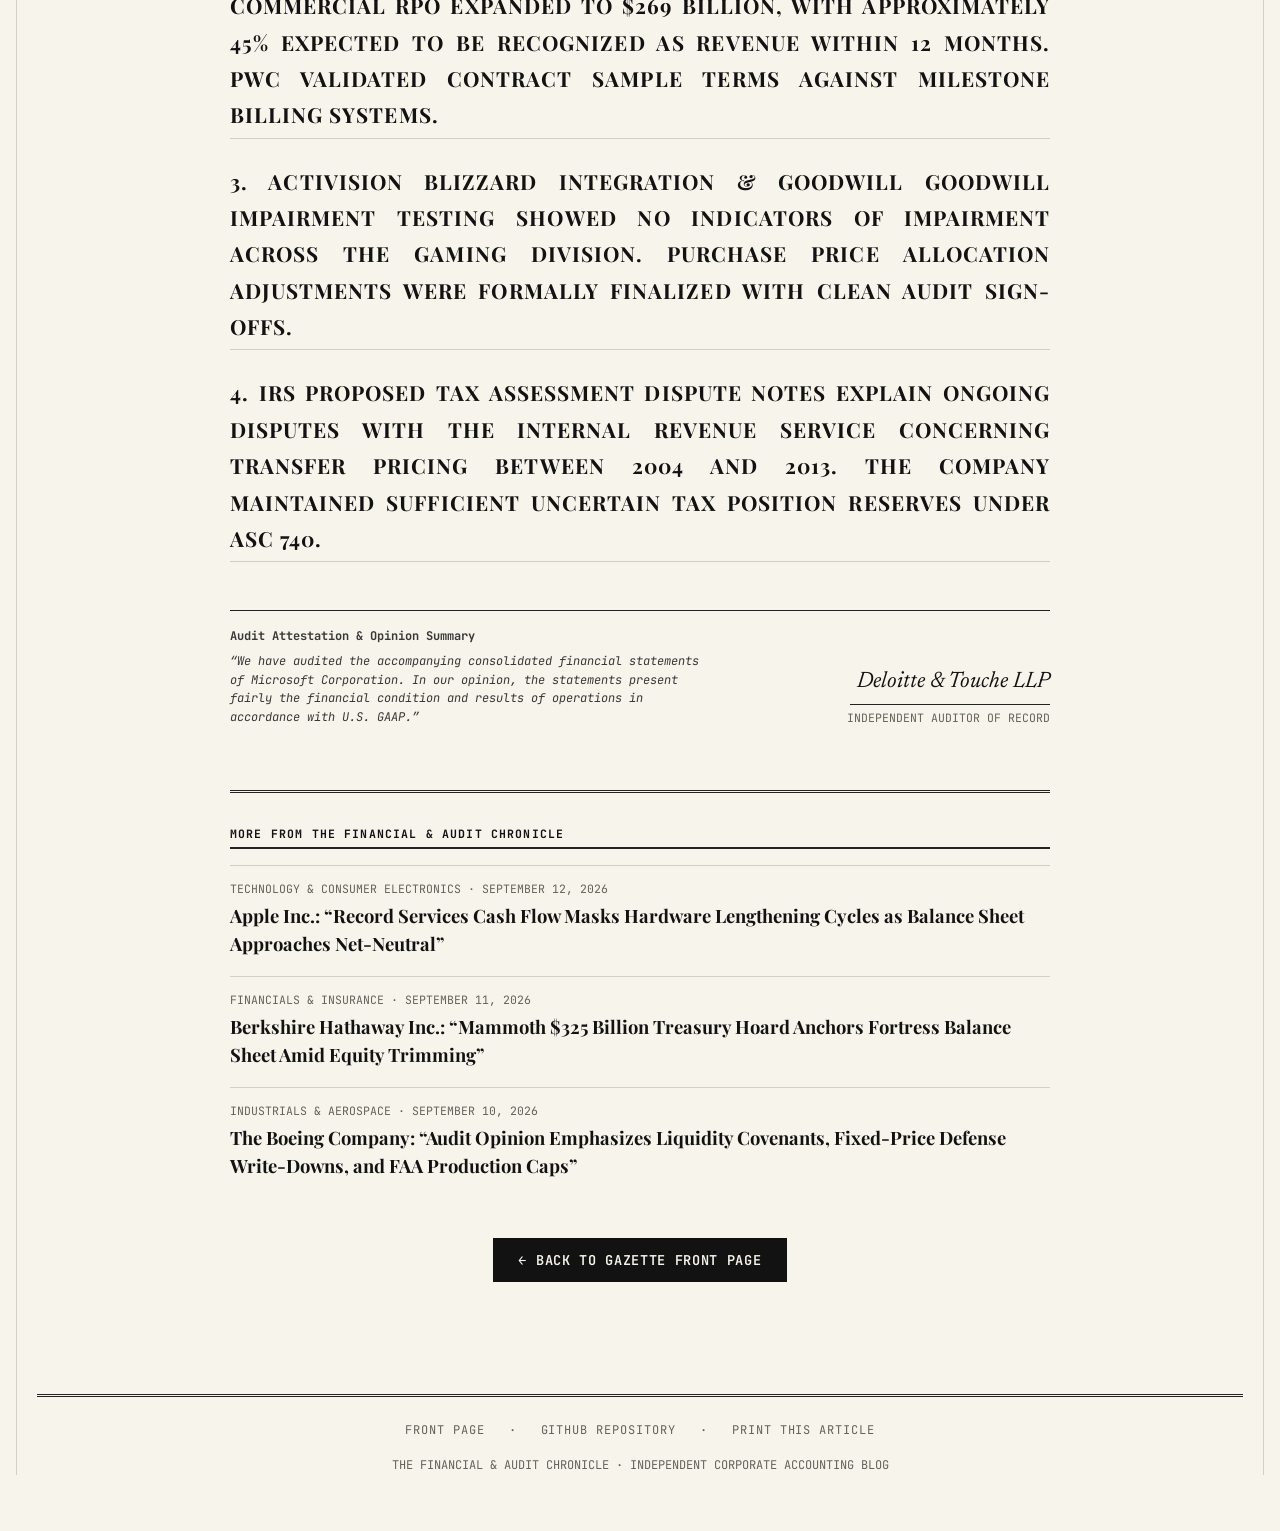
<file: dossiers/microsoft.html>
<!DOCTYPE html>
<html lang="en">
<head>
  <meta charset="UTF-8">
  <meta name="viewport" content="width=device-width, initial-scale=1.0">
  <title>Microsoft Corporation (MSFT) — Financial & Audit Analysis | The Financial & Audit Chronicle</title>
  <meta name="description" content="In-depth financial review and audit analysis of Microsoft Corporation (MSFT). Verified balance sheet metrics, key audit matters, and auditor opinion.">
  <link rel="stylesheet" href="../css/newspaper.css">
  <style>
    .article-container {
      max-width: 820px;
      margin: 0 auto;
      padding: 1.5rem 0 4rem 0;
    }
    .article-nav {
      display: flex;
      justify-content: space-between;
      align-items: center;
      padding: 0.75rem 0;
      border-bottom: var(--border-thin);
      font-family: var(--font-mono);
      font-size: 0.75rem;
      text-transform: uppercase;
      margin-bottom: 2rem;
    }
    .article-nav a {
      color: var(--ink-primary);
      text-decoration: none;
      font-weight: 700;
      display: inline-flex;
      align-items: center;
      gap: 0.35rem;
    }
    .article-nav a:hover {
      text-decoration: underline;
      color: var(--accent-gold);
    }
    .post-meta-bar {
      display: flex;
      flex-wrap: wrap;
      align-items: center;
      gap: 1rem;
      font-family: var(--font-mono);
      font-size: 0.78rem;
      color: var(--ink-secondary);
      border-top: 1px solid var(--rule-light);
      border-bottom: 1px solid var(--rule-light);
      padding: 0.65rem 0;
      margin: 1.25rem 0 2rem 0;
    }
    .post-meta-bar strong {
      color: var(--ink-primary);
    }
  </style>
</head>
<body>

  <div class="broadsheet-wrapper">

    <!-- Top Masthead Banner -->
    <header class="masthead">
      <div class="masthead-topbar">
        <div>THE INDEPENDENT JOURNAL OF CORPORATE ACCOUNTING</div>
        <div style="display: flex; gap: 1rem; align-items: center;">
          <button id="theme-toggle" type="button">☾ Pressroom Dark</button>
          <span>|</span>
          <button id="btn-print" type="button" onclick="window.print()">🖶 Print Edition</button>
        </div>
      </div>

      <div class="masthead-title-container" style="padding: 0.85rem 0 0.5rem 0;">
        <div style="font-family: var(--font-headline); font-size: 0.85rem; letter-spacing: 0.15em; text-transform: uppercase; color: var(--ink-muted);">
          The Financial &amp; Audit Chronicle
        </div>
        <h1 class="masthead-title" style="font-size: clamp(2rem, 4.5vw, 3.4rem); margin-top: 0.25rem;">
          <a href="../index.html" style="color: inherit; text-decoration: none;">The Broadsheet Ledger</a>
        </h1>
        <div class="masthead-motto">“Veritas in Numeris — Corporate Financial Review &amp; Audit Verification”</div>
      </div>

      <div class="masthead-subbar">
        <div class="col-left"><a href="../index.html" style="color: inherit; text-decoration: none;">&larr; Front Page</a></div>
        <div class="col-center">CLOUD &AMP; ENTERPRISE SOFTWARE</div>
        <div class="col-right">FY 2025 FILING DISPATCH</div>
      </div>
    </header>

    <!-- Clean Breadcrumb Navigation -->
    <nav class="article-nav">
      <a href="../index.html">&larr; Return to All Company Dispatches</a>
      <span>AUDITOR OF RECORD: DELOITTE &AMP; TOUCHE LLP</span>
    </nav>

    <!-- Main Article Body -->
    <main class="article-container">
      <article>
        <header>
          <div class="kicker">Cloud &amp; Enterprise Software · DATELINE: REDMOND, WASH.</div>
          <h1 class="lead-headline" style="font-size: clamp(2.2rem, 4vw, 3.2rem); margin-bottom: 0.75rem;">
            Microsoft Corporation: Intelligent Cloud Surpasses $110B Run-Rate; Massive AI Server Capex Extends Depreciation Schedules
          </h1>

          <div class="post-meta-bar">
            <span>By <strong>Vijay Vittal</strong></span>
            <span>·</span>
            <time>September 07, 2026</time>
            <span>·</span>
            <span>6 min read</span>
            <span>·</span>
            <span><strong>MSFT</strong> (NASDAQ)</span>
          </div>

          <div style="margin-bottom: 1.75rem;">
            <span class="audit-badge badge-unqualified" style="font-size: 0.82rem; padding: 0.35rem 0.85rem;">
              AUDIT OPINION: Unqualified / Clean
            </span>
          </div>
        </header>

        <!-- Executive Financial Highlights Ledger -->
        <div class="stats-card" style="margin-bottom: 2rem; background-color: var(--paper-card); padding: 1.25rem;">
          <div class="section-tag" style="border-bottom: 2px solid var(--rule-color); margin-bottom: 0.75rem;">
            <span>VERIFIED FINANCIAL STATEMENT HIGHLIGHTS (FY 2025)</span>
            <span>SOURCE: 10-K FILING</span>
          </div>
          <table style="font-size: 0.82rem;">
            <tbody>
              <tr>
                <td>Total Net Revenue</td>
                <td>$245.12 Billion</td>
              </tr>
              <tr>
                <td>Net Income (GAAP)</td>
                <td>$88.14 Billion</td>
              </tr>
              <tr>
                <td>Operating Margin</td>
                <td>43.1%</td>
              </tr>
              <tr>
                <td>Free Cash Flow</td>
                <td>$74.07 Billion</td>
              </tr>
              <tr>
                <td>Long-Term Term Debt</td>
                <td>$103.20 Billion</td>
              </tr>
              <tr>
                <td>Current Ratio</td>
                <td>1.24x</td>
              </tr>
            </tbody>
          </table>
        </div>

        <!-- Key Audit Matter Callout -->
        <div class="audit-focus-box" style="margin-bottom: 2rem; padding: 1rem 1.25rem; font-size: 0.95rem; border-left: 4px solid var(--ink-primary);">
          <strong>Independent Auditor Focal Point (Critical Audit Matter):</strong>
          Useful life estimations for cloud servers and network assets, and income tax reserves on cross-border intellectual property transfers.
        </div>

        <!-- Article Text -->
        <div class="dossier-body-text" style="font-size: 1.1rem; line-height: 1.75;">
          <p class="lead-para">Microsoft&#x27;s broadsheet disclosure confirms the enterprise cloud transition is in full stride. Deloitte&#x27;s audit team focused on the capital expenditures supporting generative AI infrastructure, noting that revisions to useful asset lives on data center server blades lowered annual depreciation drag by $2.8 Billion.</p>
<h3 class="dossier-section-title">1. Server Depreciation &amp; Useful Life Estimates
Microsoft depreciates its server infrastructure over six years and network equipment over six years. Deloitte deployed engineering specialists to test decommissioning logs and failure rates. The audit affirmed that server longevity assumptions reflect operational realities.</h3>
<h3 class="dossier-section-title">2. Commercial Remaining Performance Obligations (RPO)
Commercial RPO expanded to $269 Billion, with approximately 45% expected to be recognized as revenue within 12 months. PwC validated contract sample terms against milestone billing systems.</h3>
<h3 class="dossier-section-title">3. Activision Blizzard Integration &amp; Goodwill
Goodwill impairment testing showed no indicators of impairment across the gaming division. Purchase price allocation adjustments were formally finalized with clean audit sign-offs.</h3>
<h3 class="dossier-section-title">4. IRS Proposed Tax Assessment Dispute
Notes explain ongoing disputes with the Internal Revenue Service concerning transfer pricing between 2004 and 2013. The company maintained sufficient uncertain tax position reserves under ASC 740.</h3>
        </div>

        <!-- Auditor Signature Block -->
        <div class="auditor-signature-block" style="margin-top: 3rem;">
          <div>
            <div><strong>Audit Attestation &amp; Opinion Summary</strong></div>
            <p style="font-style: italic; max-width: 480px; margin-top: 0.4rem; color: var(--ink-secondary);">
              “We have audited the accompanying consolidated financial statements of Microsoft Corporation. In our opinion, the statements present fairly the financial condition and results of operations in accordance with U.S. GAAP.”
            </p>
          </div>
          <div style="text-align: right;">
            <div class="signature-line">Deloitte &amp; Touche LLP</div>
            <div style="font-size: 0.72rem; color: var(--ink-muted); margin-top: 0.25rem;">INDEPENDENT AUDITOR OF RECORD</div>
          </div>
        </div>

        <!-- Next / More Articles in the Blog -->
        <section style="margin-top: 4rem; border-top: var(--border-double); padding-top: 2rem;">
          <div class="section-tag" style="margin-bottom: 1rem;">
            <span>MORE FROM THE FINANCIAL &amp; AUDIT CHRONICLE</span>
          </div>
          
          <div style="border-top: 1px solid var(--rule-light); padding: 0.85rem 0;">
            <div style="font-family: var(--font-mono); font-size: 0.72rem; color: var(--ink-muted); text-transform: uppercase;">
              Technology & Consumer Electronics · September 12, 2026
            </div>
            <h4 style="font-family: var(--font-headline); font-size: 1.15rem; margin: 0.25rem 0;">
              <a href="apple.html" style="color: var(--ink-primary); text-decoration: none;">Apple Inc.: “Record Services Cash Flow Masks Hardware Lengthening Cycles as Balance Sheet Approaches Net-Neutral”</a>
            </h4>
          </div>
        

          <div style="border-top: 1px solid var(--rule-light); padding: 0.85rem 0;">
            <div style="font-family: var(--font-mono); font-size: 0.72rem; color: var(--ink-muted); text-transform: uppercase;">
              Financials & Insurance · September 11, 2026
            </div>
            <h4 style="font-family: var(--font-headline); font-size: 1.15rem; margin: 0.25rem 0;">
              <a href="berkshire-hathaway.html" style="color: var(--ink-primary); text-decoration: none;">Berkshire Hathaway Inc.: “Mammoth $325 Billion Treasury Hoard Anchors Fortress Balance Sheet Amid Equity Trimming”</a>
            </h4>
          </div>
        

          <div style="border-top: 1px solid var(--rule-light); padding: 0.85rem 0;">
            <div style="font-family: var(--font-mono); font-size: 0.72rem; color: var(--ink-muted); text-transform: uppercase;">
              Industrials & Aerospace · September 10, 2026
            </div>
            <h4 style="font-family: var(--font-headline); font-size: 1.15rem; margin: 0.25rem 0;">
              <a href="boeing.html" style="color: var(--ink-primary); text-decoration: none;">The Boeing Company: “Audit Opinion Emphasizes Liquidity Covenants, Fixed-Price Defense Write-Downs, and FAA Production Caps”</a>
            </h4>
          </div>
        
        </section>

        <!-- Back Button -->
        <div style="margin-top: 2.5rem; text-align: center;">
          <a href="../index.html" class="news-button" style="text-decoration: none; padding: 0.65rem 1.5rem; font-size: 0.85rem;">
            &larr; Back to Gazette Front Page
          </a>
        </div>
      </article>
    </main>

    <!-- Footer -->
    <footer class="broadsheet-footer">
      <div class="footer-nav">
        <a href="../index.html">Front Page</a>
        <span>·</span>
        <a href="https://github.com/gitmaster-max/financial-gazette" target="_blank" rel="noopener">GitHub Repository</a>
        <span>·</span>
        <a href="javascript:void(0)" onclick="window.print()">Print This Article</a>
      </div>
      <p>THE FINANCIAL &amp; AUDIT CHRONICLE · INDEPENDENT CORPORATE ACCOUNTING BLOG</p>
    </footer>

  </div>

  <script>
    const THEME_KEY = 'financial_gazette_theme';
    const themeToggleBtn = document.getElementById('theme-toggle');
    function applyTheme() {
      const savedTheme = localStorage.getItem(THEME_KEY) || 'light';
      document.documentElement.setAttribute('data-theme', savedTheme);
      if (themeToggleBtn) {
        themeToggleBtn.textContent = savedTheme === 'dark' ? '☀ Classic Newsprint' : '☾ Pressroom Dark';
      }
    }
    if (themeToggleBtn) {
      themeToggleBtn.addEventListener('click', () => {
        const current = document.documentElement.getAttribute('data-theme') || 'light';
        const next = current === 'dark' ? 'light' : 'dark';
        document.documentElement.setAttribute('data-theme', next);
        localStorage.setItem(THEME_KEY, next);
        themeToggleBtn.textContent = next === 'dark' ? '☀ Classic Newsprint' : '☾ Pressroom Dark';
      });
    }
    applyTheme();
  </script>
</body>
</html>
</file>
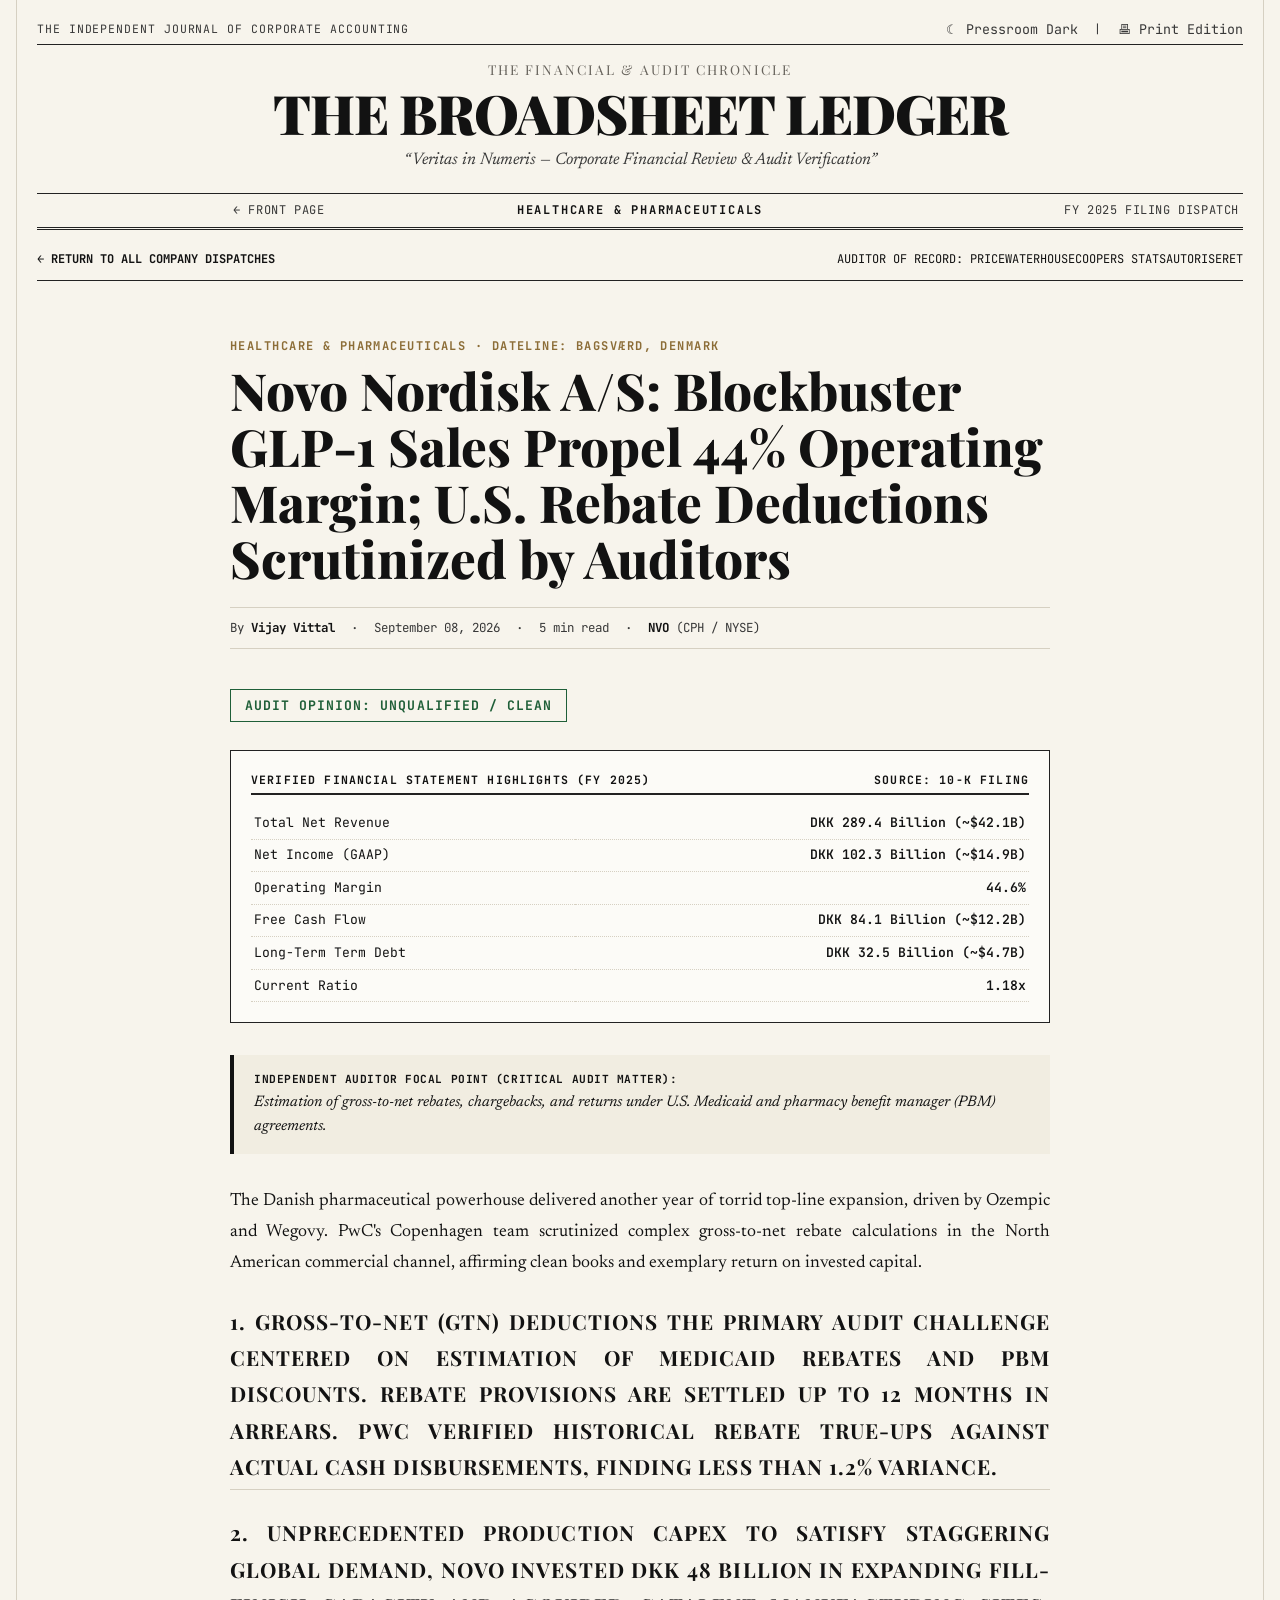
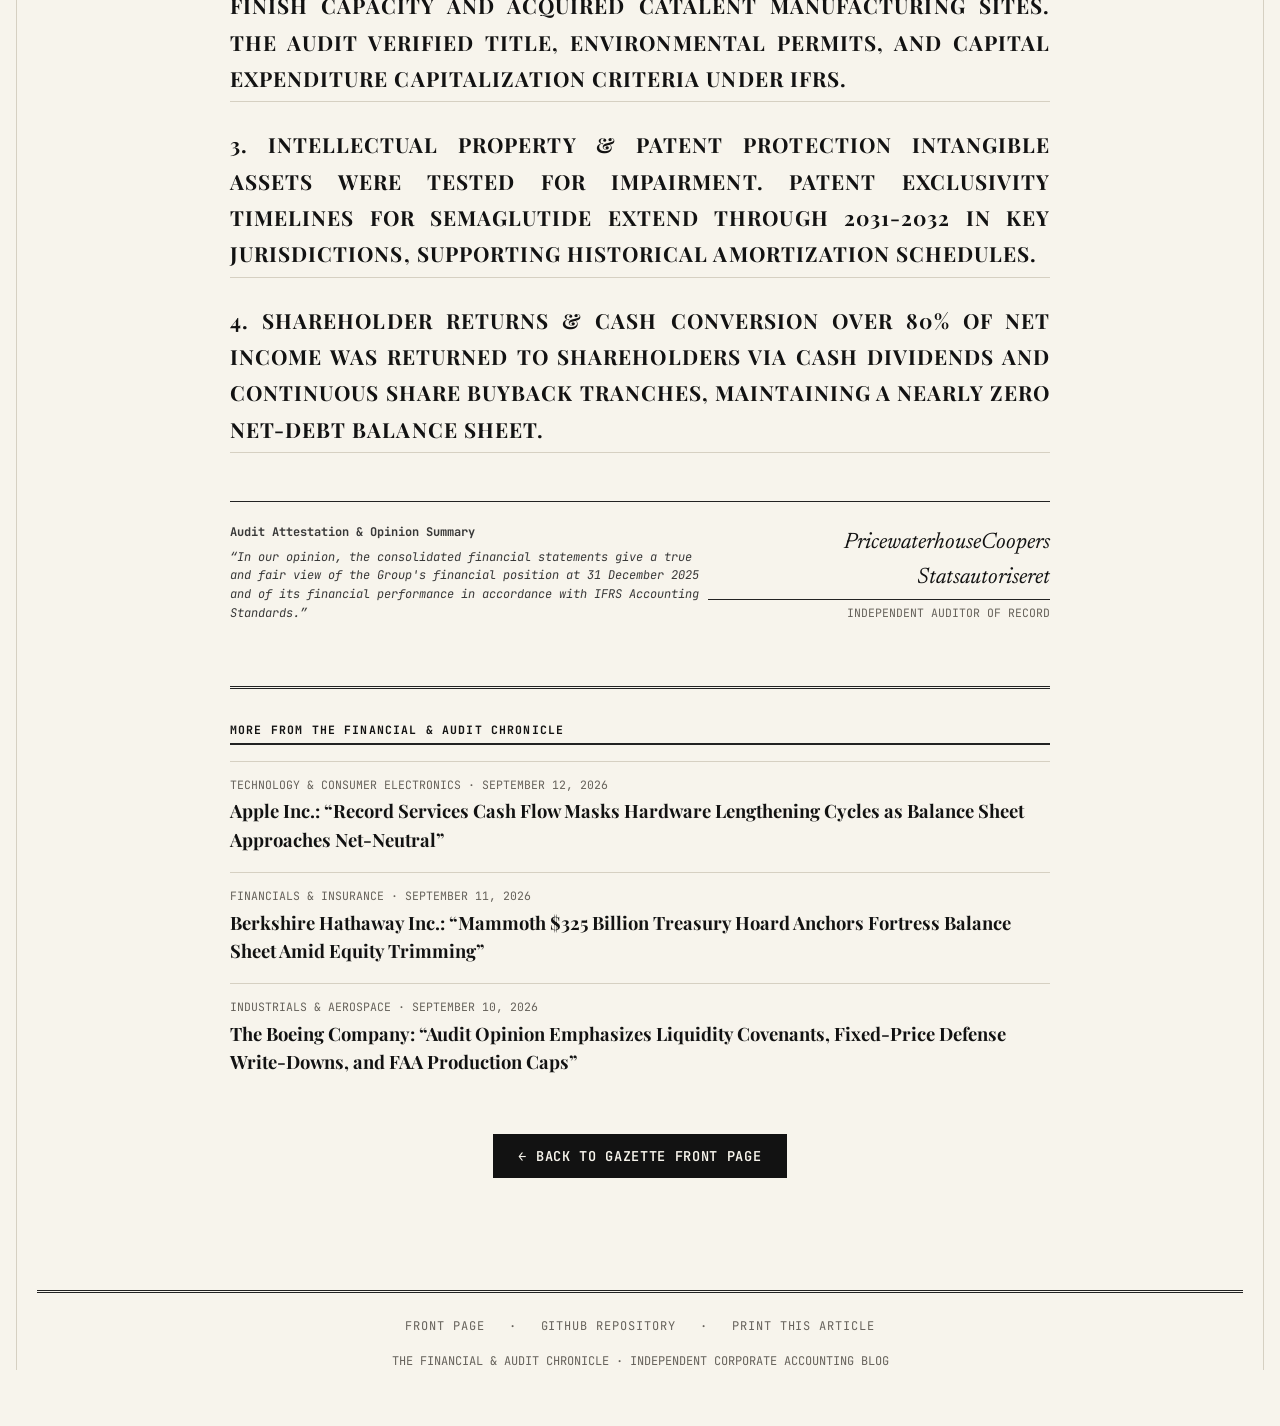
<file: dossiers/novo-nordisk.html>
<!DOCTYPE html>
<html lang="en">
<head>
  <meta charset="UTF-8">
  <meta name="viewport" content="width=device-width, initial-scale=1.0">
  <title>Novo Nordisk A/S (NVO) — Financial & Audit Analysis | The Financial & Audit Chronicle</title>
  <meta name="description" content="In-depth financial review and audit analysis of Novo Nordisk A/S (NVO). Verified balance sheet metrics, key audit matters, and auditor opinion.">
  <link rel="stylesheet" href="../css/newspaper.css">
  <style>
    .article-container {
      max-width: 820px;
      margin: 0 auto;
      padding: 1.5rem 0 4rem 0;
    }
    .article-nav {
      display: flex;
      justify-content: space-between;
      align-items: center;
      padding: 0.75rem 0;
      border-bottom: var(--border-thin);
      font-family: var(--font-mono);
      font-size: 0.75rem;
      text-transform: uppercase;
      margin-bottom: 2rem;
    }
    .article-nav a {
      color: var(--ink-primary);
      text-decoration: none;
      font-weight: 700;
      display: inline-flex;
      align-items: center;
      gap: 0.35rem;
    }
    .article-nav a:hover {
      text-decoration: underline;
      color: var(--accent-gold);
    }
    .post-meta-bar {
      display: flex;
      flex-wrap: wrap;
      align-items: center;
      gap: 1rem;
      font-family: var(--font-mono);
      font-size: 0.78rem;
      color: var(--ink-secondary);
      border-top: 1px solid var(--rule-light);
      border-bottom: 1px solid var(--rule-light);
      padding: 0.65rem 0;
      margin: 1.25rem 0 2rem 0;
    }
    .post-meta-bar strong {
      color: var(--ink-primary);
    }
  </style>
</head>
<body>

  <div class="broadsheet-wrapper">

    <!-- Top Masthead Banner -->
    <header class="masthead">
      <div class="masthead-topbar">
        <div>THE INDEPENDENT JOURNAL OF CORPORATE ACCOUNTING</div>
        <div style="display: flex; gap: 1rem; align-items: center;">
          <button id="theme-toggle" type="button">☾ Pressroom Dark</button>
          <span>|</span>
          <button id="btn-print" type="button" onclick="window.print()">🖶 Print Edition</button>
        </div>
      </div>

      <div class="masthead-title-container" style="padding: 0.85rem 0 0.5rem 0;">
        <div style="font-family: var(--font-headline); font-size: 0.85rem; letter-spacing: 0.15em; text-transform: uppercase; color: var(--ink-muted);">
          The Financial &amp; Audit Chronicle
        </div>
        <h1 class="masthead-title" style="font-size: clamp(2rem, 4.5vw, 3.4rem); margin-top: 0.25rem;">
          <a href="../index.html" style="color: inherit; text-decoration: none;">The Broadsheet Ledger</a>
        </h1>
        <div class="masthead-motto">“Veritas in Numeris — Corporate Financial Review &amp; Audit Verification”</div>
      </div>

      <div class="masthead-subbar">
        <div class="col-left"><a href="../index.html" style="color: inherit; text-decoration: none;">&larr; Front Page</a></div>
        <div class="col-center">HEALTHCARE &AMP; PHARMACEUTICALS</div>
        <div class="col-right">FY 2025 FILING DISPATCH</div>
      </div>
    </header>

    <!-- Clean Breadcrumb Navigation -->
    <nav class="article-nav">
      <a href="../index.html">&larr; Return to All Company Dispatches</a>
      <span>AUDITOR OF RECORD: PRICEWATERHOUSECOOPERS STATSAUTORISERET</span>
    </nav>

    <!-- Main Article Body -->
    <main class="article-container">
      <article>
        <header>
          <div class="kicker">Healthcare &amp; Pharmaceuticals · DATELINE: BAGSVÆRD, DENMARK</div>
          <h1 class="lead-headline" style="font-size: clamp(2.2rem, 4vw, 3.2rem); margin-bottom: 0.75rem;">
            Novo Nordisk A/S: Blockbuster GLP-1 Sales Propel 44% Operating Margin; U.S. Rebate Deductions Scrutinized by Auditors
          </h1>

          <div class="post-meta-bar">
            <span>By <strong>Vijay Vittal</strong></span>
            <span>·</span>
            <time>September 08, 2026</time>
            <span>·</span>
            <span>5 min read</span>
            <span>·</span>
            <span><strong>NVO</strong> (CPH / NYSE)</span>
          </div>

          <div style="margin-bottom: 1.75rem;">
            <span class="audit-badge badge-unqualified" style="font-size: 0.82rem; padding: 0.35rem 0.85rem;">
              AUDIT OPINION: Unqualified / Clean
            </span>
          </div>
        </header>

        <!-- Executive Financial Highlights Ledger -->
        <div class="stats-card" style="margin-bottom: 2rem; background-color: var(--paper-card); padding: 1.25rem;">
          <div class="section-tag" style="border-bottom: 2px solid var(--rule-color); margin-bottom: 0.75rem;">
            <span>VERIFIED FINANCIAL STATEMENT HIGHLIGHTS (FY 2025)</span>
            <span>SOURCE: 10-K FILING</span>
          </div>
          <table style="font-size: 0.82rem;">
            <tbody>
              <tr>
                <td>Total Net Revenue</td>
                <td>DKK 289.4 Billion (~$42.1B)</td>
              </tr>
              <tr>
                <td>Net Income (GAAP)</td>
                <td>DKK 102.3 Billion (~$14.9B)</td>
              </tr>
              <tr>
                <td>Operating Margin</td>
                <td>44.6%</td>
              </tr>
              <tr>
                <td>Free Cash Flow</td>
                <td>DKK 84.1 Billion (~$12.2B)</td>
              </tr>
              <tr>
                <td>Long-Term Term Debt</td>
                <td>DKK 32.5 Billion (~$4.7B)</td>
              </tr>
              <tr>
                <td>Current Ratio</td>
                <td>1.18x</td>
              </tr>
            </tbody>
          </table>
        </div>

        <!-- Key Audit Matter Callout -->
        <div class="audit-focus-box" style="margin-bottom: 2rem; padding: 1rem 1.25rem; font-size: 0.95rem; border-left: 4px solid var(--ink-primary);">
          <strong>Independent Auditor Focal Point (Critical Audit Matter):</strong>
          Estimation of gross-to-net rebates, chargebacks, and returns under U.S. Medicaid and pharmacy benefit manager (PBM) agreements.
        </div>

        <!-- Article Text -->
        <div class="dossier-body-text" style="font-size: 1.1rem; line-height: 1.75;">
          <p class="lead-para">The Danish pharmaceutical powerhouse delivered another year of torrid top-line expansion, driven by Ozempic and Wegovy. PwC&#x27;s Copenhagen team scrutinized complex gross-to-net rebate calculations in the North American commercial channel, affirming clean books and exemplary return on invested capital.</p>
<h3 class="dossier-section-title">1. Gross-to-Net (GTN) Deductions
The primary audit challenge centered on estimation of Medicaid rebates and PBM discounts. Rebate provisions are settled up to 12 months in arrears. PwC verified historical rebate true-ups against actual cash disbursements, finding less than 1.2% variance.</h3>
<h3 class="dossier-section-title">2. Unprecedented Production Capex
To satisfy staggering global demand, Novo invested DKK 48 Billion in expanding fill-finish capacity and acquired Catalent manufacturing sites. The audit verified title, environmental permits, and capital expenditure capitalization criteria under IFRS.</h3>
<h3 class="dossier-section-title">3. Intellectual Property &amp; Patent Protection
Intangible assets were tested for impairment. Patent exclusivity timelines for semaglutide extend through 2031-2032 in key jurisdictions, supporting historical amortization schedules.</h3>
<h3 class="dossier-section-title">4. Shareholder Returns &amp; Cash Conversion
Over 80% of net income was returned to shareholders via cash dividends and continuous share buyback tranches, maintaining a nearly zero net-debt balance sheet.</h3>
        </div>

        <!-- Auditor Signature Block -->
        <div class="auditor-signature-block" style="margin-top: 3rem;">
          <div>
            <div><strong>Audit Attestation &amp; Opinion Summary</strong></div>
            <p style="font-style: italic; max-width: 480px; margin-top: 0.4rem; color: var(--ink-secondary);">
              “In our opinion, the consolidated financial statements give a true and fair view of the Group&#x27;s financial position at 31 December 2025 and of its financial performance in accordance with IFRS Accounting Standards.”
            </p>
          </div>
          <div style="text-align: right;">
            <div class="signature-line">PricewaterhouseCoopers Statsautoriseret</div>
            <div style="font-size: 0.72rem; color: var(--ink-muted); margin-top: 0.25rem;">INDEPENDENT AUDITOR OF RECORD</div>
          </div>
        </div>

        <!-- Next / More Articles in the Blog -->
        <section style="margin-top: 4rem; border-top: var(--border-double); padding-top: 2rem;">
          <div class="section-tag" style="margin-bottom: 1rem;">
            <span>MORE FROM THE FINANCIAL &amp; AUDIT CHRONICLE</span>
          </div>
          
          <div style="border-top: 1px solid var(--rule-light); padding: 0.85rem 0;">
            <div style="font-family: var(--font-mono); font-size: 0.72rem; color: var(--ink-muted); text-transform: uppercase;">
              Technology & Consumer Electronics · September 12, 2026
            </div>
            <h4 style="font-family: var(--font-headline); font-size: 1.15rem; margin: 0.25rem 0;">
              <a href="apple.html" style="color: var(--ink-primary); text-decoration: none;">Apple Inc.: “Record Services Cash Flow Masks Hardware Lengthening Cycles as Balance Sheet Approaches Net-Neutral”</a>
            </h4>
          </div>
        

          <div style="border-top: 1px solid var(--rule-light); padding: 0.85rem 0;">
            <div style="font-family: var(--font-mono); font-size: 0.72rem; color: var(--ink-muted); text-transform: uppercase;">
              Financials & Insurance · September 11, 2026
            </div>
            <h4 style="font-family: var(--font-headline); font-size: 1.15rem; margin: 0.25rem 0;">
              <a href="berkshire-hathaway.html" style="color: var(--ink-primary); text-decoration: none;">Berkshire Hathaway Inc.: “Mammoth $325 Billion Treasury Hoard Anchors Fortress Balance Sheet Amid Equity Trimming”</a>
            </h4>
          </div>
        

          <div style="border-top: 1px solid var(--rule-light); padding: 0.85rem 0;">
            <div style="font-family: var(--font-mono); font-size: 0.72rem; color: var(--ink-muted); text-transform: uppercase;">
              Industrials & Aerospace · September 10, 2026
            </div>
            <h4 style="font-family: var(--font-headline); font-size: 1.15rem; margin: 0.25rem 0;">
              <a href="boeing.html" style="color: var(--ink-primary); text-decoration: none;">The Boeing Company: “Audit Opinion Emphasizes Liquidity Covenants, Fixed-Price Defense Write-Downs, and FAA Production Caps”</a>
            </h4>
          </div>
        
        </section>

        <!-- Back Button -->
        <div style="margin-top: 2.5rem; text-align: center;">
          <a href="../index.html" class="news-button" style="text-decoration: none; padding: 0.65rem 1.5rem; font-size: 0.85rem;">
            &larr; Back to Gazette Front Page
          </a>
        </div>
      </article>
    </main>

    <!-- Footer -->
    <footer class="broadsheet-footer">
      <div class="footer-nav">
        <a href="../index.html">Front Page</a>
        <span>·</span>
        <a href="https://github.com/gitmaster-max/financial-gazette" target="_blank" rel="noopener">GitHub Repository</a>
        <span>·</span>
        <a href="javascript:void(0)" onclick="window.print()">Print This Article</a>
      </div>
      <p>THE FINANCIAL &amp; AUDIT CHRONICLE · INDEPENDENT CORPORATE ACCOUNTING BLOG</p>
    </footer>

  </div>

  <script>
    const THEME_KEY = 'financial_gazette_theme';
    const themeToggleBtn = document.getElementById('theme-toggle');
    function applyTheme() {
      const savedTheme = localStorage.getItem(THEME_KEY) || 'light';
      document.documentElement.setAttribute('data-theme', savedTheme);
      if (themeToggleBtn) {
        themeToggleBtn.textContent = savedTheme === 'dark' ? '☀ Classic Newsprint' : '☾ Pressroom Dark';
      }
    }
    if (themeToggleBtn) {
      themeToggleBtn.addEventListener('click', () => {
        const current = document.documentElement.getAttribute('data-theme') || 'light';
        const next = current === 'dark' ? 'light' : 'dark';
        document.documentElement.setAttribute('data-theme', next);
        localStorage.setItem(THEME_KEY, next);
        themeToggleBtn.textContent = next === 'dark' ? '☀ Classic Newsprint' : '☾ Pressroom Dark';
      });
    }
    applyTheme();
  </script>
</body>
</html>
</file>
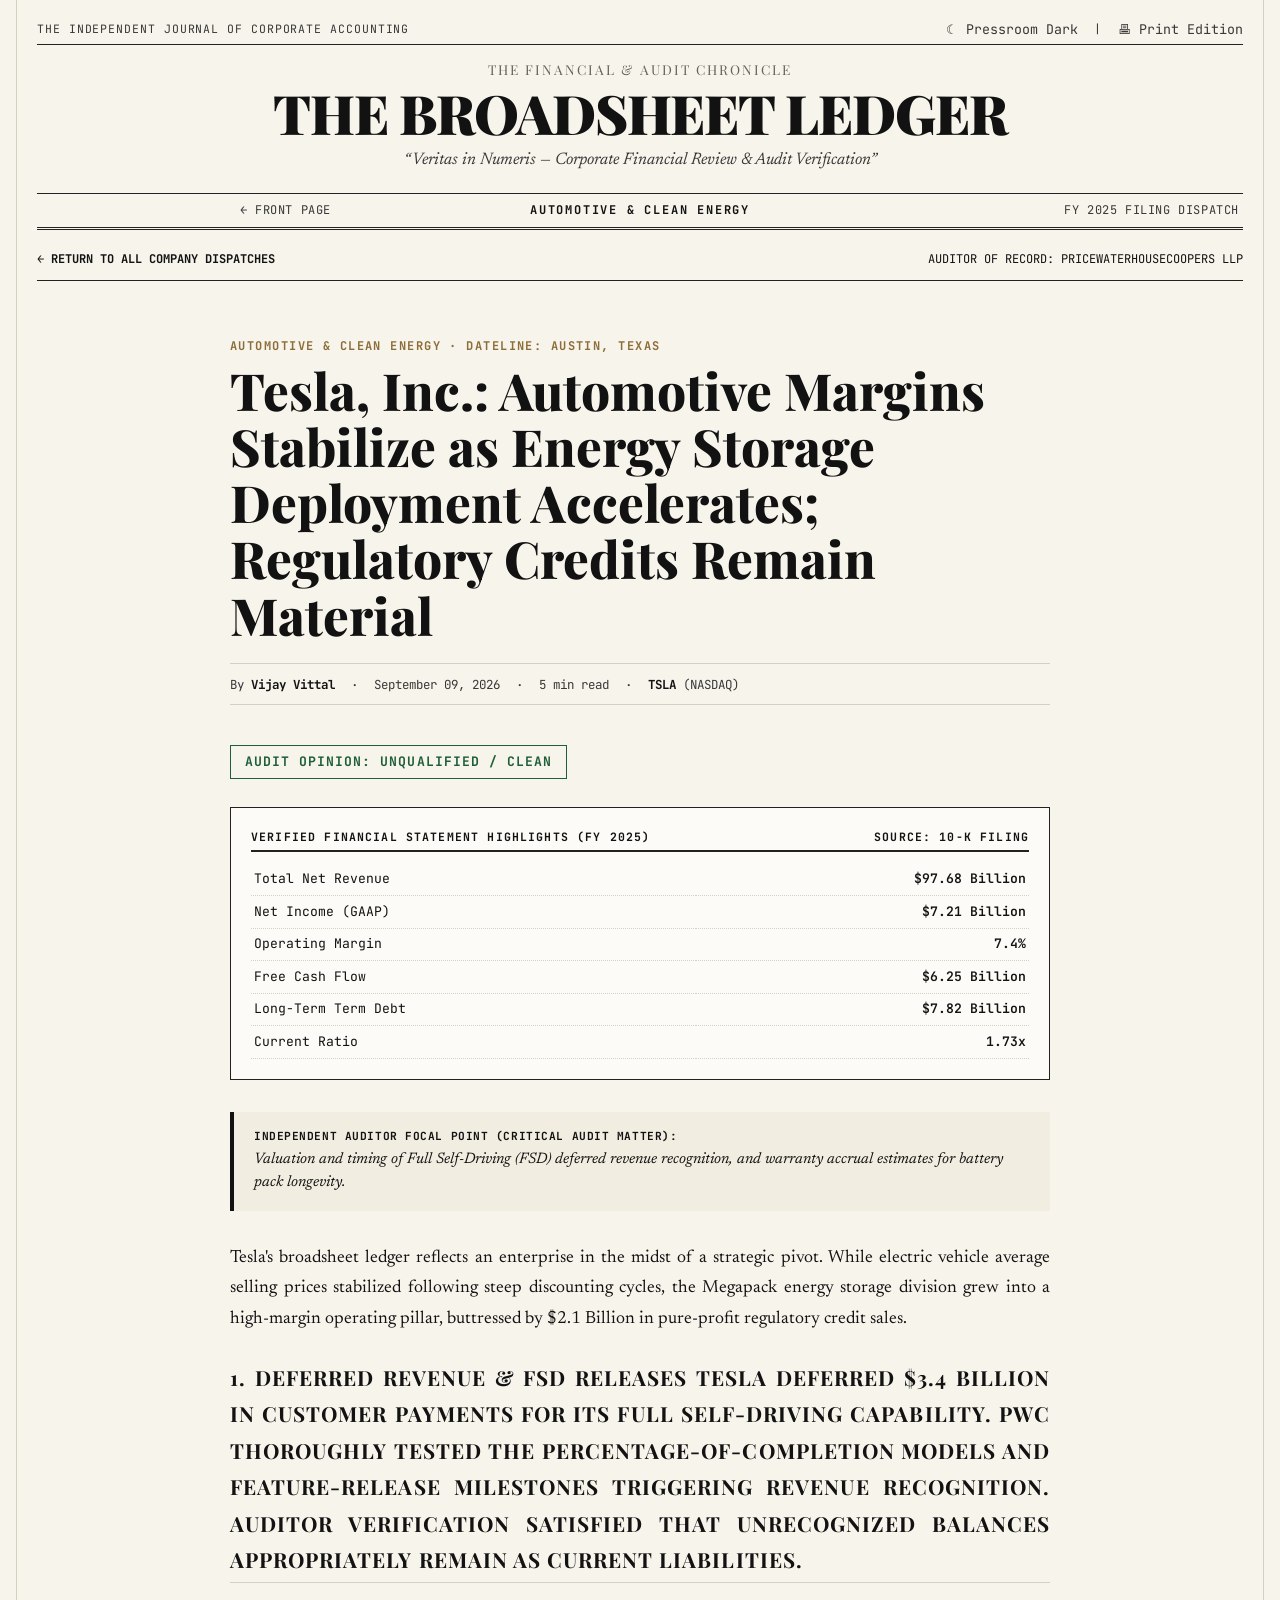
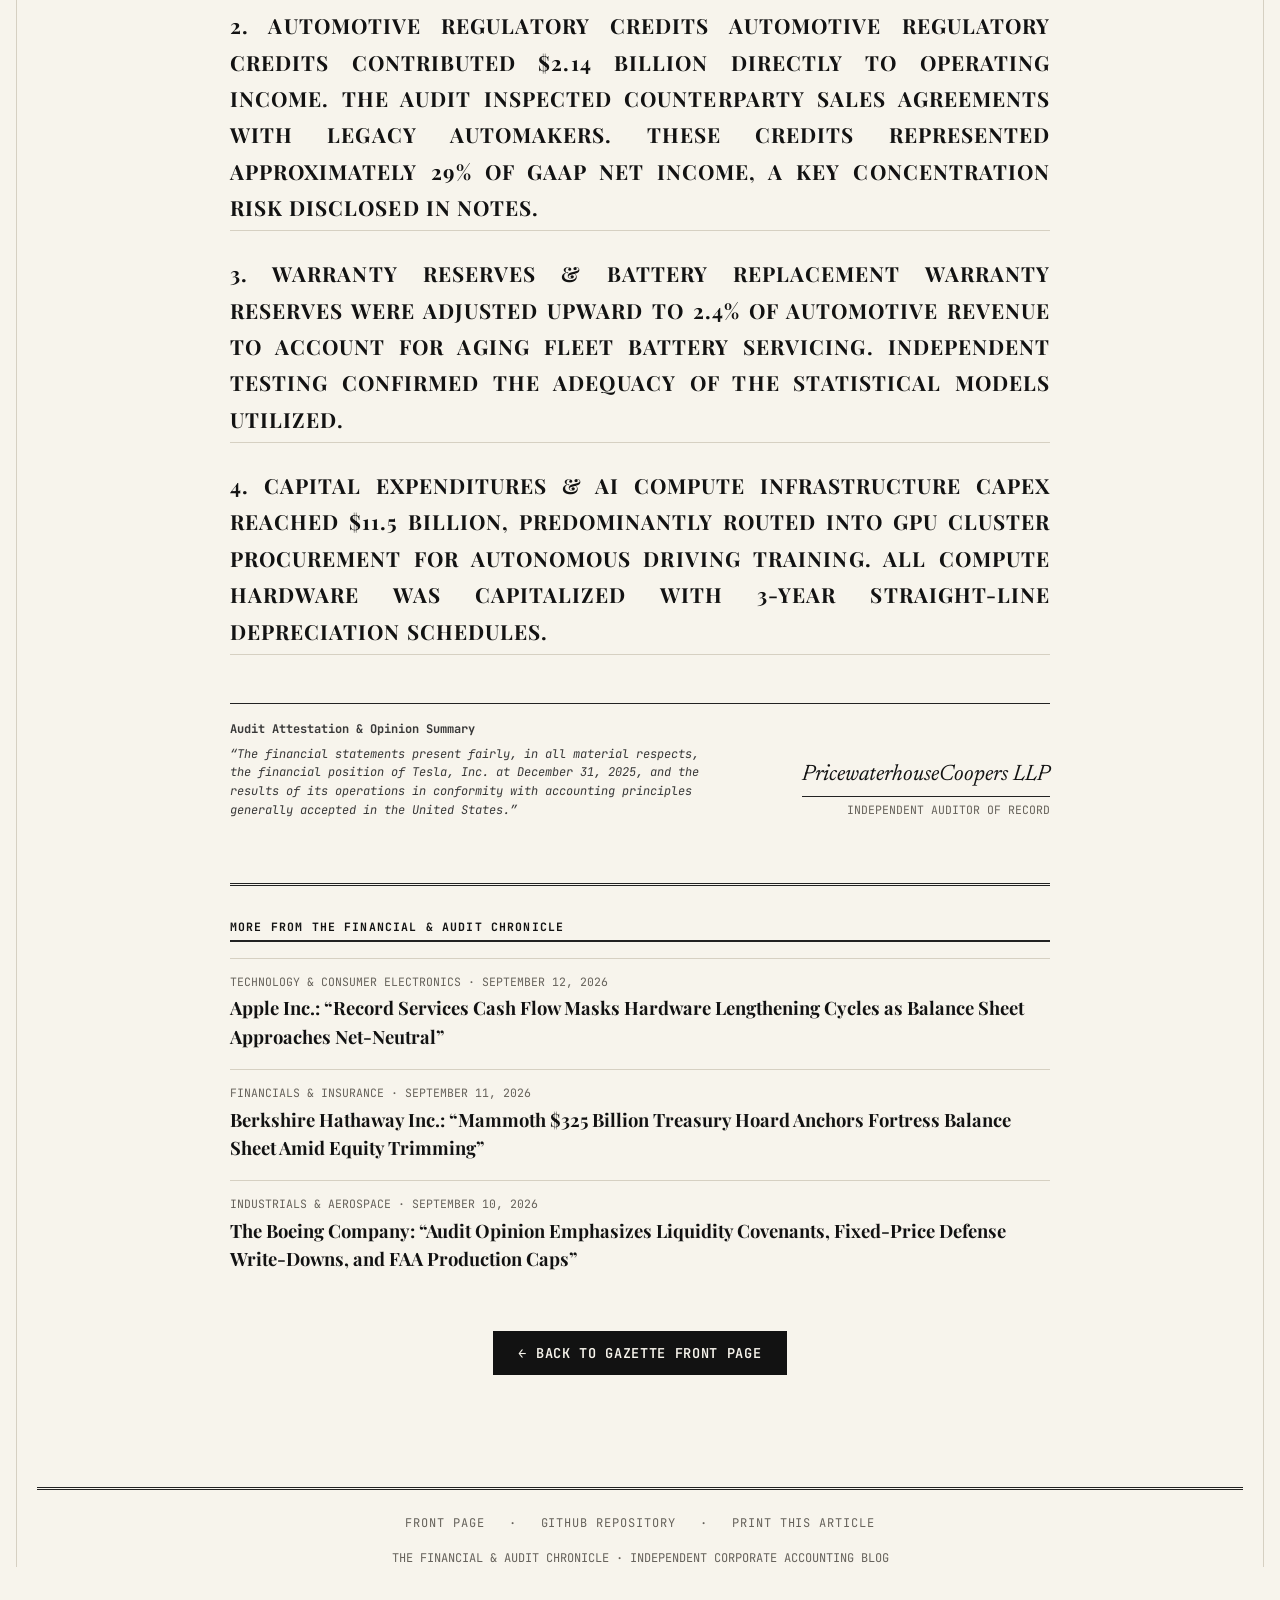
<file: dossiers/tesla.html>
<!DOCTYPE html>
<html lang="en">
<head>
  <meta charset="UTF-8">
  <meta name="viewport" content="width=device-width, initial-scale=1.0">
  <title>Tesla, Inc. (TSLA) — Financial & Audit Analysis | The Financial & Audit Chronicle</title>
  <meta name="description" content="In-depth financial review and audit analysis of Tesla, Inc. (TSLA). Verified balance sheet metrics, key audit matters, and auditor opinion.">
  <link rel="stylesheet" href="../css/newspaper.css">
  <style>
    .article-container {
      max-width: 820px;
      margin: 0 auto;
      padding: 1.5rem 0 4rem 0;
    }
    .article-nav {
      display: flex;
      justify-content: space-between;
      align-items: center;
      padding: 0.75rem 0;
      border-bottom: var(--border-thin);
      font-family: var(--font-mono);
      font-size: 0.75rem;
      text-transform: uppercase;
      margin-bottom: 2rem;
    }
    .article-nav a {
      color: var(--ink-primary);
      text-decoration: none;
      font-weight: 700;
      display: inline-flex;
      align-items: center;
      gap: 0.35rem;
    }
    .article-nav a:hover {
      text-decoration: underline;
      color: var(--accent-gold);
    }
    .post-meta-bar {
      display: flex;
      flex-wrap: wrap;
      align-items: center;
      gap: 1rem;
      font-family: var(--font-mono);
      font-size: 0.78rem;
      color: var(--ink-secondary);
      border-top: 1px solid var(--rule-light);
      border-bottom: 1px solid var(--rule-light);
      padding: 0.65rem 0;
      margin: 1.25rem 0 2rem 0;
    }
    .post-meta-bar strong {
      color: var(--ink-primary);
    }
  </style>
</head>
<body>

  <div class="broadsheet-wrapper">

    <!-- Top Masthead Banner -->
    <header class="masthead">
      <div class="masthead-topbar">
        <div>THE INDEPENDENT JOURNAL OF CORPORATE ACCOUNTING</div>
        <div style="display: flex; gap: 1rem; align-items: center;">
          <button id="theme-toggle" type="button">☾ Pressroom Dark</button>
          <span>|</span>
          <button id="btn-print" type="button" onclick="window.print()">🖶 Print Edition</button>
        </div>
      </div>

      <div class="masthead-title-container" style="padding: 0.85rem 0 0.5rem 0;">
        <div style="font-family: var(--font-headline); font-size: 0.85rem; letter-spacing: 0.15em; text-transform: uppercase; color: var(--ink-muted);">
          The Financial &amp; Audit Chronicle
        </div>
        <h1 class="masthead-title" style="font-size: clamp(2rem, 4.5vw, 3.4rem); margin-top: 0.25rem;">
          <a href="../index.html" style="color: inherit; text-decoration: none;">The Broadsheet Ledger</a>
        </h1>
        <div class="masthead-motto">“Veritas in Numeris — Corporate Financial Review &amp; Audit Verification”</div>
      </div>

      <div class="masthead-subbar">
        <div class="col-left"><a href="../index.html" style="color: inherit; text-decoration: none;">&larr; Front Page</a></div>
        <div class="col-center">AUTOMOTIVE &AMP; CLEAN ENERGY</div>
        <div class="col-right">FY 2025 FILING DISPATCH</div>
      </div>
    </header>

    <!-- Clean Breadcrumb Navigation -->
    <nav class="article-nav">
      <a href="../index.html">&larr; Return to All Company Dispatches</a>
      <span>AUDITOR OF RECORD: PRICEWATERHOUSECOOPERS LLP</span>
    </nav>

    <!-- Main Article Body -->
    <main class="article-container">
      <article>
        <header>
          <div class="kicker">Automotive &amp; Clean Energy · DATELINE: AUSTIN, TEXAS</div>
          <h1 class="lead-headline" style="font-size: clamp(2.2rem, 4vw, 3.2rem); margin-bottom: 0.75rem;">
            Tesla, Inc.: Automotive Margins Stabilize as Energy Storage Deployment Accelerates; Regulatory Credits Remain Material
          </h1>

          <div class="post-meta-bar">
            <span>By <strong>Vijay Vittal</strong></span>
            <span>·</span>
            <time>September 09, 2026</time>
            <span>·</span>
            <span>5 min read</span>
            <span>·</span>
            <span><strong>TSLA</strong> (NASDAQ)</span>
          </div>

          <div style="margin-bottom: 1.75rem;">
            <span class="audit-badge badge-unqualified" style="font-size: 0.82rem; padding: 0.35rem 0.85rem;">
              AUDIT OPINION: Unqualified / Clean
            </span>
          </div>
        </header>

        <!-- Executive Financial Highlights Ledger -->
        <div class="stats-card" style="margin-bottom: 2rem; background-color: var(--paper-card); padding: 1.25rem;">
          <div class="section-tag" style="border-bottom: 2px solid var(--rule-color); margin-bottom: 0.75rem;">
            <span>VERIFIED FINANCIAL STATEMENT HIGHLIGHTS (FY 2025)</span>
            <span>SOURCE: 10-K FILING</span>
          </div>
          <table style="font-size: 0.82rem;">
            <tbody>
              <tr>
                <td>Total Net Revenue</td>
                <td>$97.68 Billion</td>
              </tr>
              <tr>
                <td>Net Income (GAAP)</td>
                <td>$7.21 Billion</td>
              </tr>
              <tr>
                <td>Operating Margin</td>
                <td>7.4%</td>
              </tr>
              <tr>
                <td>Free Cash Flow</td>
                <td>$6.25 Billion</td>
              </tr>
              <tr>
                <td>Long-Term Term Debt</td>
                <td>$7.82 Billion</td>
              </tr>
              <tr>
                <td>Current Ratio</td>
                <td>1.73x</td>
              </tr>
            </tbody>
          </table>
        </div>

        <!-- Key Audit Matter Callout -->
        <div class="audit-focus-box" style="margin-bottom: 2rem; padding: 1rem 1.25rem; font-size: 0.95rem; border-left: 4px solid var(--ink-primary);">
          <strong>Independent Auditor Focal Point (Critical Audit Matter):</strong>
          Valuation and timing of Full Self-Driving (FSD) deferred revenue recognition, and warranty accrual estimates for battery pack longevity.
        </div>

        <!-- Article Text -->
        <div class="dossier-body-text" style="font-size: 1.1rem; line-height: 1.75;">
          <p class="lead-para">Tesla&#x27;s broadsheet ledger reflects an enterprise in the midst of a strategic pivot. While electric vehicle average selling prices stabilized following steep discounting cycles, the Megapack energy storage division grew into a high-margin operating pillar, buttressed by $2.1 Billion in pure-profit regulatory credit sales.</p>
<h3 class="dossier-section-title">1. Deferred Revenue &amp; FSD Releases
Tesla deferred $3.4 Billion in customer payments for its Full Self-Driving capability. PwC thoroughly tested the percentage-of-completion models and feature-release milestones triggering revenue recognition. Auditor verification satisfied that unrecognized balances appropriately remain as current liabilities.</h3>
<h3 class="dossier-section-title">2. Automotive Regulatory Credits
Automotive regulatory credits contributed $2.14 Billion directly to operating income. The audit inspected counterparty sales agreements with legacy automakers. These credits represented approximately 29% of GAAP net income, a key concentration risk disclosed in Notes.</h3>
<h3 class="dossier-section-title">3. Warranty Reserves &amp; Battery Replacement
Warranty reserves were adjusted upward to 2.4% of automotive revenue to account for aging fleet battery servicing. Independent testing confirmed the adequacy of the statistical models utilized.</h3>
<h3 class="dossier-section-title">4. Capital Expenditures &amp; AI Compute Infrastructure
Capex reached $11.5 Billion, predominantly routed into GPU cluster procurement for autonomous driving training. All compute hardware was capitalized with 3-year straight-line depreciation schedules.</h3>
        </div>

        <!-- Auditor Signature Block -->
        <div class="auditor-signature-block" style="margin-top: 3rem;">
          <div>
            <div><strong>Audit Attestation &amp; Opinion Summary</strong></div>
            <p style="font-style: italic; max-width: 480px; margin-top: 0.4rem; color: var(--ink-secondary);">
              “The financial statements present fairly, in all material respects, the financial position of Tesla, Inc. at December 31, 2025, and the results of its operations in conformity with accounting principles generally accepted in the United States.”
            </p>
          </div>
          <div style="text-align: right;">
            <div class="signature-line">PricewaterhouseCoopers LLP</div>
            <div style="font-size: 0.72rem; color: var(--ink-muted); margin-top: 0.25rem;">INDEPENDENT AUDITOR OF RECORD</div>
          </div>
        </div>

        <!-- Next / More Articles in the Blog -->
        <section style="margin-top: 4rem; border-top: var(--border-double); padding-top: 2rem;">
          <div class="section-tag" style="margin-bottom: 1rem;">
            <span>MORE FROM THE FINANCIAL &amp; AUDIT CHRONICLE</span>
          </div>
          
          <div style="border-top: 1px solid var(--rule-light); padding: 0.85rem 0;">
            <div style="font-family: var(--font-mono); font-size: 0.72rem; color: var(--ink-muted); text-transform: uppercase;">
              Technology & Consumer Electronics · September 12, 2026
            </div>
            <h4 style="font-family: var(--font-headline); font-size: 1.15rem; margin: 0.25rem 0;">
              <a href="apple.html" style="color: var(--ink-primary); text-decoration: none;">Apple Inc.: “Record Services Cash Flow Masks Hardware Lengthening Cycles as Balance Sheet Approaches Net-Neutral”</a>
            </h4>
          </div>
        

          <div style="border-top: 1px solid var(--rule-light); padding: 0.85rem 0;">
            <div style="font-family: var(--font-mono); font-size: 0.72rem; color: var(--ink-muted); text-transform: uppercase;">
              Financials & Insurance · September 11, 2026
            </div>
            <h4 style="font-family: var(--font-headline); font-size: 1.15rem; margin: 0.25rem 0;">
              <a href="berkshire-hathaway.html" style="color: var(--ink-primary); text-decoration: none;">Berkshire Hathaway Inc.: “Mammoth $325 Billion Treasury Hoard Anchors Fortress Balance Sheet Amid Equity Trimming”</a>
            </h4>
          </div>
        

          <div style="border-top: 1px solid var(--rule-light); padding: 0.85rem 0;">
            <div style="font-family: var(--font-mono); font-size: 0.72rem; color: var(--ink-muted); text-transform: uppercase;">
              Industrials & Aerospace · September 10, 2026
            </div>
            <h4 style="font-family: var(--font-headline); font-size: 1.15rem; margin: 0.25rem 0;">
              <a href="boeing.html" style="color: var(--ink-primary); text-decoration: none;">The Boeing Company: “Audit Opinion Emphasizes Liquidity Covenants, Fixed-Price Defense Write-Downs, and FAA Production Caps”</a>
            </h4>
          </div>
        
        </section>

        <!-- Back Button -->
        <div style="margin-top: 2.5rem; text-align: center;">
          <a href="../index.html" class="news-button" style="text-decoration: none; padding: 0.65rem 1.5rem; font-size: 0.85rem;">
            &larr; Back to Gazette Front Page
          </a>
        </div>
      </article>
    </main>

    <!-- Footer -->
    <footer class="broadsheet-footer">
      <div class="footer-nav">
        <a href="../index.html">Front Page</a>
        <span>·</span>
        <a href="https://github.com/gitmaster-max/financial-gazette" target="_blank" rel="noopener">GitHub Repository</a>
        <span>·</span>
        <a href="javascript:void(0)" onclick="window.print()">Print This Article</a>
      </div>
      <p>THE FINANCIAL &amp; AUDIT CHRONICLE · INDEPENDENT CORPORATE ACCOUNTING BLOG</p>
    </footer>

  </div>

  <script>
    const THEME_KEY = 'financial_gazette_theme';
    const themeToggleBtn = document.getElementById('theme-toggle');
    function applyTheme() {
      const savedTheme = localStorage.getItem(THEME_KEY) || 'light';
      document.documentElement.setAttribute('data-theme', savedTheme);
      if (themeToggleBtn) {
        themeToggleBtn.textContent = savedTheme === 'dark' ? '☀ Classic Newsprint' : '☾ Pressroom Dark';
      }
    }
    if (themeToggleBtn) {
      themeToggleBtn.addEventListener('click', () => {
        const current = document.documentElement.getAttribute('data-theme') || 'light';
        const next = current === 'dark' ? 'light' : 'dark';
        document.documentElement.setAttribute('data-theme', next);
        localStorage.setItem(THEME_KEY, next);
        themeToggleBtn.textContent = next === 'dark' ? '☀ Classic Newsprint' : '☾ Pressroom Dark';
      });
    }
    applyTheme();
  </script>
</body>
</html>
</file>
<file: css/newspaper.css>
/* ==========================================================================
   THE FINANCIAL & AUDIT CHRONICLE - NEWSPAPER DESIGN SYSTEM
   A clean, minimalist, text-only broadsheet typography and layout
   ========================================================================== */

@import url('https://fonts.googleapis.com/css2?family=Chomsky&family=EB+Garamond:ital,wght@0,400..800;1,400..800&family=JetBrains+Mono:wght@400;500;600;700&family=Newsreader:ital,opsz,wght@0,6..72,300..800;1,6..72,300..800&family=Playfair+Display:ital,wght@0,400..900;1,400..900&display=swap');

:root {
  /* Classic Newsprint Palette */
  --paper-bg: #f7f4ec;
  --paper-tint: #f1ede1;
  --paper-card: #fcfbf7;
  --ink-primary: #121212;
  --ink-secondary: #383838;
  --ink-muted: #66625b;
  --rule-color: #222222;
  --rule-light: #d6d0c2;
  --rule-hairline: #e3decfa6;
  --accent-gold: #8c6d37;
  --stamp-clean: #1f5f38;
  --stamp-warn: #8f5200;
  --stamp-danger: #8a1f1d;
  --stamp-info: #234d70;

  /* Typography */
  --font-masthead: 'Chomsky', 'Playfair Display', Georgia, serif;
  --font-headline: 'Playfair Display', Georgia, serif;
  --font-body: 'Newsreader', 'EB Garamond', Georgia, serif;
  --font-meta: 'Newsreader', Georgia, serif;
  --font-mono: 'JetBrains Mono', 'Courier New', monospace;

  --border-double: 3px double var(--rule-color);
  --border-heavy: 2px solid var(--rule-color);
  --border-thin: 1px solid var(--rule-color);
  --border-hairline: 1px solid var(--rule-light);

  --max-width: 1380px;
}

[data-theme="dark"] {
  --paper-bg: #141517;
  --paper-tint: #1c1e22;
  --paper-card: #18191c;
  --ink-primary: #e6e3da;
  --ink-secondary: #b8b3a5;
  --ink-muted: #858175;
  --rule-color: #e6e3da;
  --rule-light: #33363d;
  --rule-hairline: #272a30;
  --accent-gold: #c2a05d;
  --stamp-clean: #3cb86e;
  --stamp-warn: #e09424;
  --stamp-danger: #e65552;
  --stamp-info: #5da8e3;
}

/* Reset & Base Setup */
*, *::before, *::after {
  box-sizing: border-box;
  margin: 0;
  padding: 0;
}

html {
  font-size: 16px;
  scroll-behavior: smooth;
  background-color: var(--paper-bg);
  color: var(--ink-primary);
  text-rendering: optimizeLegibility;
  -webkit-font-smoothing: antialiased;
}

body {
  font-family: var(--font-body);
  line-height: 1.55;
  min-height: 100vh;
  padding: 0 1rem 3rem 1rem;
  background-color: var(--paper-bg);
  transition: background-color 0.25s ease, color 0.25s ease;
}

/* Broadsheet Container */
.broadsheet-wrapper {
  max-width: var(--max-width);
  margin: 0 auto;
  border-left: 1px solid var(--rule-light);
  border-right: 1px solid var(--rule-light);
  padding: 0 1.25rem;
  background-color: var(--paper-bg);
}

/* Header Masthead */
.masthead {
  padding-top: 1.25rem;
  padding-bottom: 0.5rem;
  text-align: center;
}

.masthead-topbar {
  display: flex;
  justify-content: space-between;
  align-items: center;
  font-family: var(--font-mono);
  font-size: 0.72rem;
  text-transform: uppercase;
  letter-spacing: 0.08em;
  padding-bottom: 0.4rem;
  border-bottom: var(--border-thin);
  color: var(--ink-secondary);
}

.masthead-topbar a, .masthead-topbar button {
  color: inherit;
  text-decoration: none;
  background: none;
  border: none;
  cursor: pointer;
  font-family: inherit;
}

.masthead-topbar button:hover {
  text-decoration: underline;
}

.masthead-title-container {
  padding: 1.25rem 0 0.75rem 0;
  position: relative;
}

.masthead-edition {
  font-family: var(--font-headline);
  font-size: 0.85rem;
  letter-spacing: 0.2em;
  text-transform: uppercase;
  color: var(--ink-muted);
  margin-bottom: 0.25rem;
}

.masthead-title {
  font-family: var(--font-headline);
  font-size: clamp(2.4rem, 6vw, 4.8rem);
  font-weight: 900;
  letter-spacing: -0.02em;
  line-height: 1.05;
  text-transform: uppercase;
  margin: 0;
  color: var(--ink-primary);
}

.masthead-motto {
  font-family: var(--font-body);
  font-style: italic;
  font-size: 1.05rem;
  color: var(--ink-secondary);
  margin-top: 0.35rem;
}

.masthead-subbar {
  display: grid;
  grid-template-columns: 1fr auto 1fr;
  align-items: center;
  border-top: var(--border-thin);
  border-bottom: var(--border-double);
  padding: 0.45rem 0.25rem;
  margin-top: 0.75rem;
  font-family: var(--font-mono);
  font-size: 0.75rem;
  text-transform: uppercase;
  letter-spacing: 0.05em;
  color: var(--ink-secondary);
}

.masthead-subbar .col-center {
  font-weight: 700;
  color: var(--ink-primary);
  letter-spacing: 0.15em;
}

.masthead-subbar .col-right {
  text-align: right;
}

/* Market & Audit Ticker Bar */
.ticker-bar {
  display: flex;
  align-items: center;
  border-bottom: var(--border-thin);
  padding: 0.4rem 0;
  font-family: var(--font-mono);
  font-size: 0.75rem;
  overflow: hidden;
  background-color: var(--paper-tint);
}

.ticker-label {
  font-weight: 700;
  text-transform: uppercase;
  padding: 0 0.8rem;
  border-right: 1px solid var(--rule-light);
  white-space: nowrap;
  letter-spacing: 0.05em;
}

.ticker-scroll {
  display: flex;
  gap: 1.75rem;
  white-space: nowrap;
  animation: ticker-slide 35s linear infinite;
  padding-left: 1rem;
}

.ticker-item {
  display: inline-flex;
  gap: 0.35rem;
}

.ticker-item .val-pos {
  color: var(--stamp-clean);
}
.ticker-item .val-neg {
  color: var(--stamp-danger);
}

@keyframes ticker-slide {
  0% { transform: translateX(0); }
  100% { transform: translateX(-50%); }
}

/* Editorial Controls / Toolbar */
.editorial-toolbar {
  display: flex;
  flex-wrap: wrap;
  justify-content: space-between;
  align-items: center;
  gap: 0.75rem;
  padding: 0.85rem 0;
  border-bottom: var(--border-thin);
  margin-bottom: 1.5rem;
}

.toolbar-group {
  display: flex;
  flex-wrap: wrap;
  align-items: center;
  gap: 0.5rem;
}

.search-box {
  display: flex;
  align-items: center;
  border: var(--border-thin);
  background-color: var(--paper-card);
  padding: 0.25rem 0.5rem;
}

.search-box input {
  font-family: var(--font-body);
  font-size: 0.9rem;
  background: transparent;
  border: none;
  color: var(--ink-primary);
  outline: none;
  width: 200px;
}

.search-box input::placeholder {
  color: var(--ink-muted);
  font-style: italic;
}

.filter-select {
  font-family: var(--font-mono);
  font-size: 0.75rem;
  text-transform: uppercase;
  background-color: var(--paper-card);
  border: var(--border-thin);
  color: var(--ink-primary);
  padding: 0.35rem 0.6rem;
  cursor: pointer;
  outline: none;
}

.news-button {
  font-family: var(--font-mono);
  font-size: 0.75rem;
  text-transform: uppercase;
  letter-spacing: 0.05em;
  font-weight: 600;
  background-color: var(--ink-primary);
  color: var(--paper-bg);
  border: 1px solid var(--ink-primary);
  padding: 0.4rem 0.85rem;
  cursor: pointer;
  display: inline-flex;
  align-items: center;
  gap: 0.4rem;
  transition: all 0.15s ease;
}

.news-button:hover {
  background-color: var(--paper-card);
  color: var(--ink-primary);
}

.news-button.secondary {
  background-color: transparent;
  color: var(--ink-primary);
  border: var(--border-thin);
}

.news-button.secondary:hover {
  background-color: var(--paper-tint);
}

/* Front Page Banner */
.front-page-lead {
  display: grid;
  grid-template-columns: 2.2fr 1fr;
  gap: 1.75rem;
  border-bottom: var(--border-double);
  padding-bottom: 1.75rem;
  margin-bottom: 2rem;
}

@media (max-width: 900px) {
  .front-page-lead {
    grid-template-columns: 1fr;
  }
}

.lead-article {
  border-right: 1px solid var(--rule-light);
  padding-right: 1.75rem;
}

@media (max-width: 900px) {
  .lead-article {
    border-right: none;
    padding-right: 0;
  }
}

.kicker {
  font-family: var(--font-mono);
  font-size: 0.75rem;
  letter-spacing: 0.12em;
  text-transform: uppercase;
  color: var(--accent-gold);
  font-weight: 700;
  margin-bottom: 0.35rem;
}

.lead-headline {
  font-family: var(--font-headline);
  font-size: clamp(1.8rem, 3.2vw, 2.75rem);
  line-height: 1.1;
  font-weight: 800;
  margin-bottom: 0.75rem;
  color: var(--ink-primary);
}

.lead-deck {
  font-family: var(--font-body);
  font-size: 1.15rem;
  line-height: 1.4;
  font-style: italic;
  color: var(--ink-secondary);
  margin-bottom: 1.25rem;
  border-bottom: 1px solid var(--rule-light);
  padding-bottom: 0.75rem;
}

.byline {
  font-family: var(--font-mono);
  font-size: 0.72rem;
  text-transform: uppercase;
  color: var(--ink-muted);
  margin-bottom: 1rem;
}

.byline strong {
  color: var(--ink-primary);
}

.lead-columns {
  column-count: 2;
  column-gap: 1.75rem;
  column-rule: 1px solid var(--rule-light);
  text-align: justify;
}

@media (max-width: 600px) {
  .lead-columns {
    column-count: 1;
    text-align: left;
  }
}

.lead-columns p {
  margin-bottom: 1rem;
  font-size: 0.98rem;
  line-height: 1.6;
}

.lead-columns p.lead-para::first-letter {
  float: left;
  font-family: var(--font-headline);
  font-size: 3.8rem;
  line-height: 0.8;
  padding-top: 4px;
  padding-right: 8px;
  padding-bottom: 0;
  color: var(--ink-primary);
  font-weight: 800;
}

/* Sidebar Editorial Column */
.editorial-column {
  display: flex;
  flex-direction: column;
  gap: 1.25rem;
}

.section-tag {
  font-family: var(--font-mono);
  font-size: 0.72rem;
  font-weight: 700;
  letter-spacing: 0.1em;
  text-transform: uppercase;
  border-bottom: var(--border-heavy);
  padding-bottom: 0.25rem;
  margin-bottom: 0.6rem;
  display: flex;
  justify-content: space-between;
  align-items: baseline;
}

.opinion-digest {
  font-size: 0.88rem;
  line-height: 1.5;
  color: var(--ink-secondary);
}

.opinion-digest h4 {
  font-family: var(--font-headline);
  font-size: 1.15rem;
  color: var(--ink-primary);
  margin-bottom: 0.35rem;
}

.stats-card {
  border: var(--border-thin);
  padding: 0.75rem;
  background-color: var(--paper-card);
}

.stats-card table {
  width: 100%;
  border-collapse: collapse;
  font-family: var(--font-mono);
  font-size: 0.75rem;
}

.stats-card td {
  padding: 0.35rem 0.2rem;
  border-bottom: 1px dotted var(--rule-light);
}

.stats-card td:last-child {
  text-align: right;
  font-weight: 600;
}

/* ENTITY AUDIT CARDS GRID */
.section-masthead {
  text-align: center;
  position: relative;
  margin: 2.5rem 0 1.5rem 0;
}

.section-masthead::before {
  content: "";
  position: absolute;
  top: 50%;
  left: 0;
  right: 0;
  border-top: var(--border-heavy);
  z-index: 1;
}

.section-masthead h2 {
  position: relative;
  display: inline-block;
  background-color: var(--paper-bg);
  padding: 0 1.25rem;
  font-family: var(--font-headline);
  font-size: 1.5rem;
  text-transform: uppercase;
  letter-spacing: 0.1em;
  z-index: 2;
  font-weight: 800;
}

.entities-grid {
  display: grid;
  grid-template-columns: repeat(auto-fill, minmax(380px, 1fr));
  gap: 1.5rem;
  margin-bottom: 3rem;
}

@media (max-width: 480px) {
  .entities-grid {
    grid-template-columns: 1fr;
  }
}

/* Individual Entity Card */
.entity-card {
  border: var(--border-thin);
  background-color: var(--paper-card);
  padding: 1.25rem;
  display: flex;
  flex-direction: column;
  position: relative;
  box-shadow: inset 0 0 0 1px var(--rule-light);
  transition: transform 0.15s ease, box-shadow 0.15s ease;
}

.entity-card:hover {
  box-shadow: 0 4px 12px rgba(0, 0, 0, 0.05), inset 0 0 0 1px var(--rule-color);
}

.entity-header {
  border-bottom: 1px solid var(--rule-light);
  padding-bottom: 0.65rem;
  margin-bottom: 0.75rem;
}

.entity-meta {
  display: flex;
  justify-content: space-between;
  align-items: center;
  font-family: var(--font-mono);
  font-size: 0.7rem;
  text-transform: uppercase;
  color: var(--ink-muted);
  margin-bottom: 0.25rem;
}

.entity-name {
  font-family: var(--font-headline);
  font-size: 1.45rem;
  font-weight: 800;
  line-height: 1.15;
  color: var(--ink-primary);
  margin: 0.2rem 0;
}

.entity-headline {
  font-family: var(--font-body);
  font-style: italic;
  font-size: 0.98rem;
  line-height: 1.35;
  color: var(--ink-secondary);
}

/* Audit Opinion Stamp */
.audit-badge {
  display: inline-block;
  font-family: var(--font-mono);
  font-size: 0.68rem;
  font-weight: 700;
  letter-spacing: 0.08em;
  text-transform: uppercase;
  padding: 0.25rem 0.5rem;
  border: 1.5px solid currentColor;
  margin-top: 0.5rem;
}

.badge-unqualified {
  color: var(--stamp-clean);
  border-color: var(--stamp-clean);
}

.badge-qualified {
  color: var(--stamp-warn);
  border-color: var(--stamp-warn);
}

.badge-emphasis {
  color: var(--stamp-info);
  border-color: var(--stamp-info);
}

.badge-adverse {
  color: var(--stamp-danger);
  border-color: var(--stamp-danger);
}

/* Financial Ledger Table inside Card */
.ledger-table-wrap {
  margin: 0.75rem 0;
  border-top: var(--border-thin);
  border-bottom: var(--border-thin);
  padding: 0.5rem 0;
}

.ledger-table {
  width: 100%;
  border-collapse: collapse;
  font-family: var(--font-mono);
  font-size: 0.75rem;
  font-variant-numeric: tabular-nums;
}

.ledger-table tr {
  border-bottom: 1px dotted var(--rule-hairline);
}

.ledger-table tr:last-child {
  border-bottom: none;
}

.ledger-table td {
  padding: 0.28rem 0.15rem;
  color: var(--ink-secondary);
}

.ledger-table td:last-child {
  text-align: right;
  font-weight: 600;
  color: var(--ink-primary);
}

/* Card Narrative & Audit Findings */
.card-narrative {
  font-size: 0.92rem;
  line-height: 1.5;
  color: var(--ink-secondary);
  margin-bottom: 0.85rem;
  flex-grow: 1;
}

.audit-focus-box {
  background-color: var(--paper-tint);
  border-left: 3px solid var(--ink-primary);
  padding: 0.5rem 0.75rem;
  font-size: 0.82rem;
  font-style: italic;
  margin-bottom: 0.85rem;
}

.audit-focus-box strong {
  font-style: normal;
  font-family: var(--font-mono);
  font-size: 0.7rem;
  text-transform: uppercase;
  display: block;
  letter-spacing: 0.05em;
  margin-bottom: 0.15rem;
  color: var(--ink-primary);
}

.card-actions {
  display: flex;
  justify-content: flex-start;
  align-items: center;
  border-top: 1px solid var(--rule-light);
  padding-top: 0.75rem;
  margin-top: auto;
  font-family: var(--font-mono);
  font-size: 0.75rem;
}

.card-actions a {
  text-decoration: none;
  font-weight: 700;
}

/* Full Dossier / Post Reader Layout */
.dossier-masthead {
  border-bottom: var(--border-double);
  padding-bottom: 1rem;
  margin-bottom: 1.5rem;
}

.dossier-headline {
  font-family: var(--font-headline);
  font-size: 2.2rem;
  font-weight: 800;
  line-height: 1.15;
  margin-bottom: 0.5rem;
}

.dossier-meta-grid {
  display: grid;
  grid-template-columns: repeat(4, 1fr);
  gap: 0.75rem;
  font-family: var(--font-mono);
  font-size: 0.75rem;
  background-color: var(--paper-tint);
  padding: 0.75rem;
  border: var(--border-thin);
  margin-bottom: 1.5rem;
}

@media (max-width: 650px) {
  .dossier-meta-grid {
    grid-template-columns: repeat(2, 1fr);
  }
}

.dossier-section-title {
  font-family: var(--font-headline);
  font-size: 1.3rem;
  font-weight: 700;
  text-transform: uppercase;
  letter-spacing: 0.05em;
  border-bottom: 1px solid var(--rule-light);
  padding-bottom: 0.3rem;
  margin: 1.5rem 0 0.85rem 0;
}

.dossier-body-text {
  font-size: 1.05rem;
  line-height: 1.65;
  text-align: justify;
  margin-bottom: 1.25rem;
}

.dossier-body-text p {
  margin-bottom: 1rem;
}

.dossier-table-container {
  margin: 1.5rem 0;
  overflow-x: auto;
}

.dossier-full-table {
  width: 100%;
  border-collapse: collapse;
  font-family: var(--font-mono);
  font-size: 0.82rem;
  border: var(--border-thin);
}

.dossier-full-table th {
  background-color: var(--paper-tint);
  border-bottom: var(--border-heavy);
  padding: 0.6rem;
  text-align: left;
  text-transform: uppercase;
  letter-spacing: 0.05em;
}

.dossier-full-table th:last-child {
  text-align: right;
}

.dossier-full-table td {
  padding: 0.5rem 0.6rem;
  border-bottom: 1px solid var(--rule-light);
}

.dossier-full-table td:last-child {
  text-align: right;
  font-weight: 600;
}

.auditor-signature-block {
  margin-top: 2rem;
  border-top: var(--border-thin);
  padding-top: 1rem;
  display: flex;
  justify-content: space-between;
  align-items: flex-end;
  font-family: var(--font-mono);
  font-size: 0.75rem;
  color: var(--ink-secondary);
}

.signature-line {
  font-family: 'Newsreader', Georgia, serif;
  font-style: italic;
  font-size: 1.4rem;
  color: var(--ink-primary);
  margin-top: 0.5rem;
  border-bottom: 1px solid var(--rule-color);
  padding-bottom: 0.25rem;
  display: inline-block;
  min-width: 200px;
}

/* Footer */
.broadsheet-footer {
  border-top: var(--border-double);
  padding-top: 1.5rem;
  margin-top: 3rem;
  text-align: center;
  font-family: var(--font-mono);
  font-size: 0.75rem;
  color: var(--ink-muted);
}

.broadsheet-footer p {
  margin-bottom: 0.5rem;
}

.footer-nav {
  display: flex;
  justify-content: center;
  gap: 1.5rem;
  margin-bottom: 1rem;
  text-transform: uppercase;
  letter-spacing: 0.08em;
}

.footer-nav a {
  color: inherit;
  text-decoration: none;
}

.footer-nav a:hover {
  text-decoration: underline;
  color: var(--ink-primary);
}

/* Print Optimization */
@media print {
  body {
    background: #ffffff;
    color: #000000;
    padding: 0;
  }
  .broadsheet-wrapper {
    border: none;
    padding: 0;
    max-width: 100%;
  }
  .editorial-toolbar,
  .modal-overlay,
  .card-actions {
    display: none !important;
  }
  .entity-card {
    break-inside: avoid;
    box-shadow: none !important;
    border: 1px solid #000000;
  }
}
</file>
